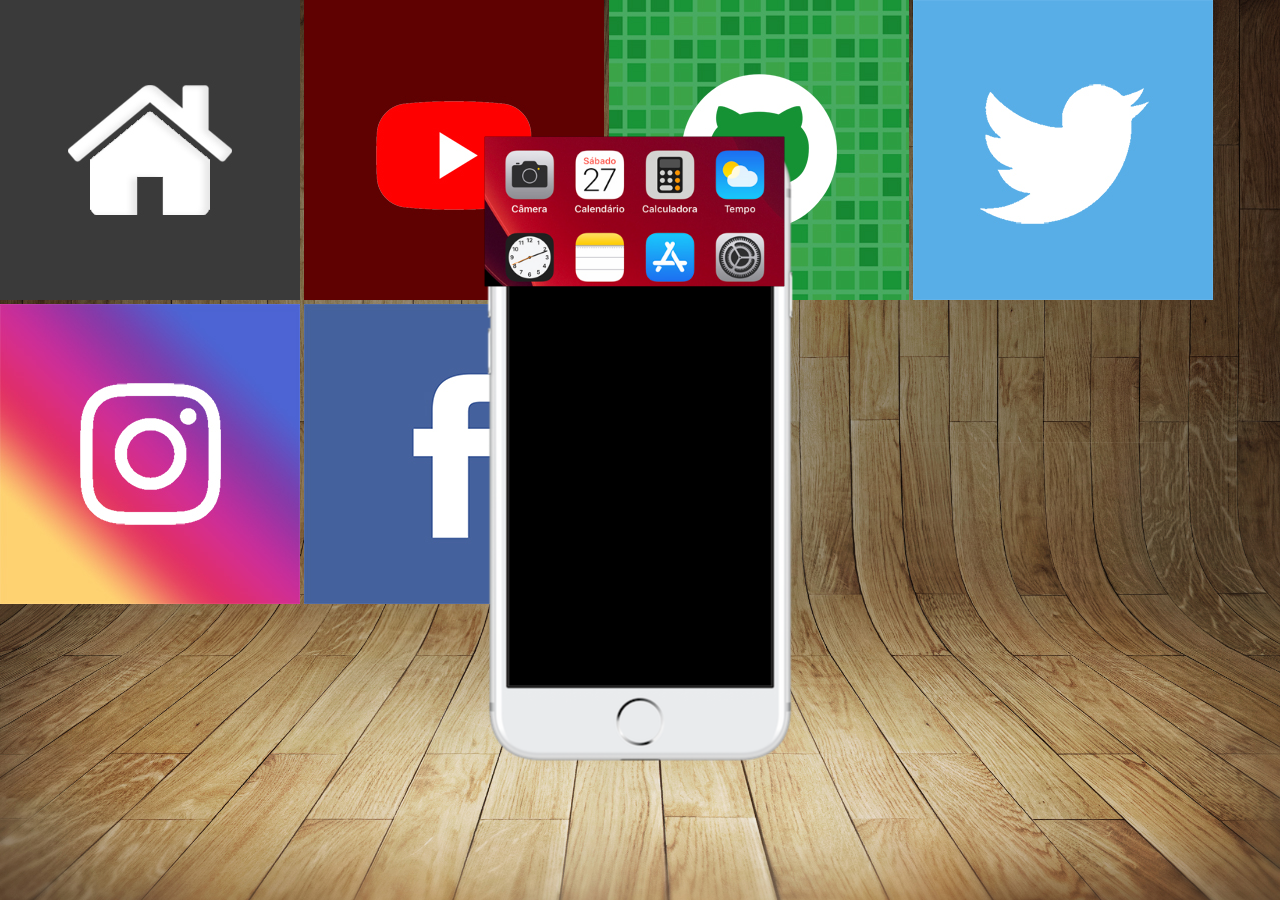
<file: index.html>
<!DOCTYPE html>
<html lang="en">
<head>
    <meta charset="UTF-8">
    <meta name="viewport" content="width=device-width, initial-scale=1.0">
    <link rel="shortcut icon" href="favicon.ico" type="image/x-icon">
    <title>Projeto de redes sociais</title>
    <link rel="stylesheet" href="estilos/style.css">
</head>
<body>
    <main>
        <section id="telefone">
            <iframe src="home.html" frameborder="0" name="tela" id="tela" frameborder="0">
                Seu navegador não é compatível com isso. 
            </iframe>
        </section>
        <section id="redes-sociais">
            <a href="#" target="tela"><img src="imagens/logo-home.jpg" alt=""></a>
            <a href="#" target="tela"><img src="imagens/logo-youtube.jpg" alt=""></a>
            <a href="#" target="tela"><img src="imagens/logo-github.jpg" alt=""></a>
            <a href="#" target="tela"><img src="imagens/logo-twitter.jpg" alt=""></a>
            <a href="#" target="tela"><img src="imagens/logo-instagram.jpg" alt=""></a>
            <a href="#" target="tela"><img src="imagens/logo-facebook.jpg" alt=""></a>
        </section>
    </main>
</body>
</html>
</file>
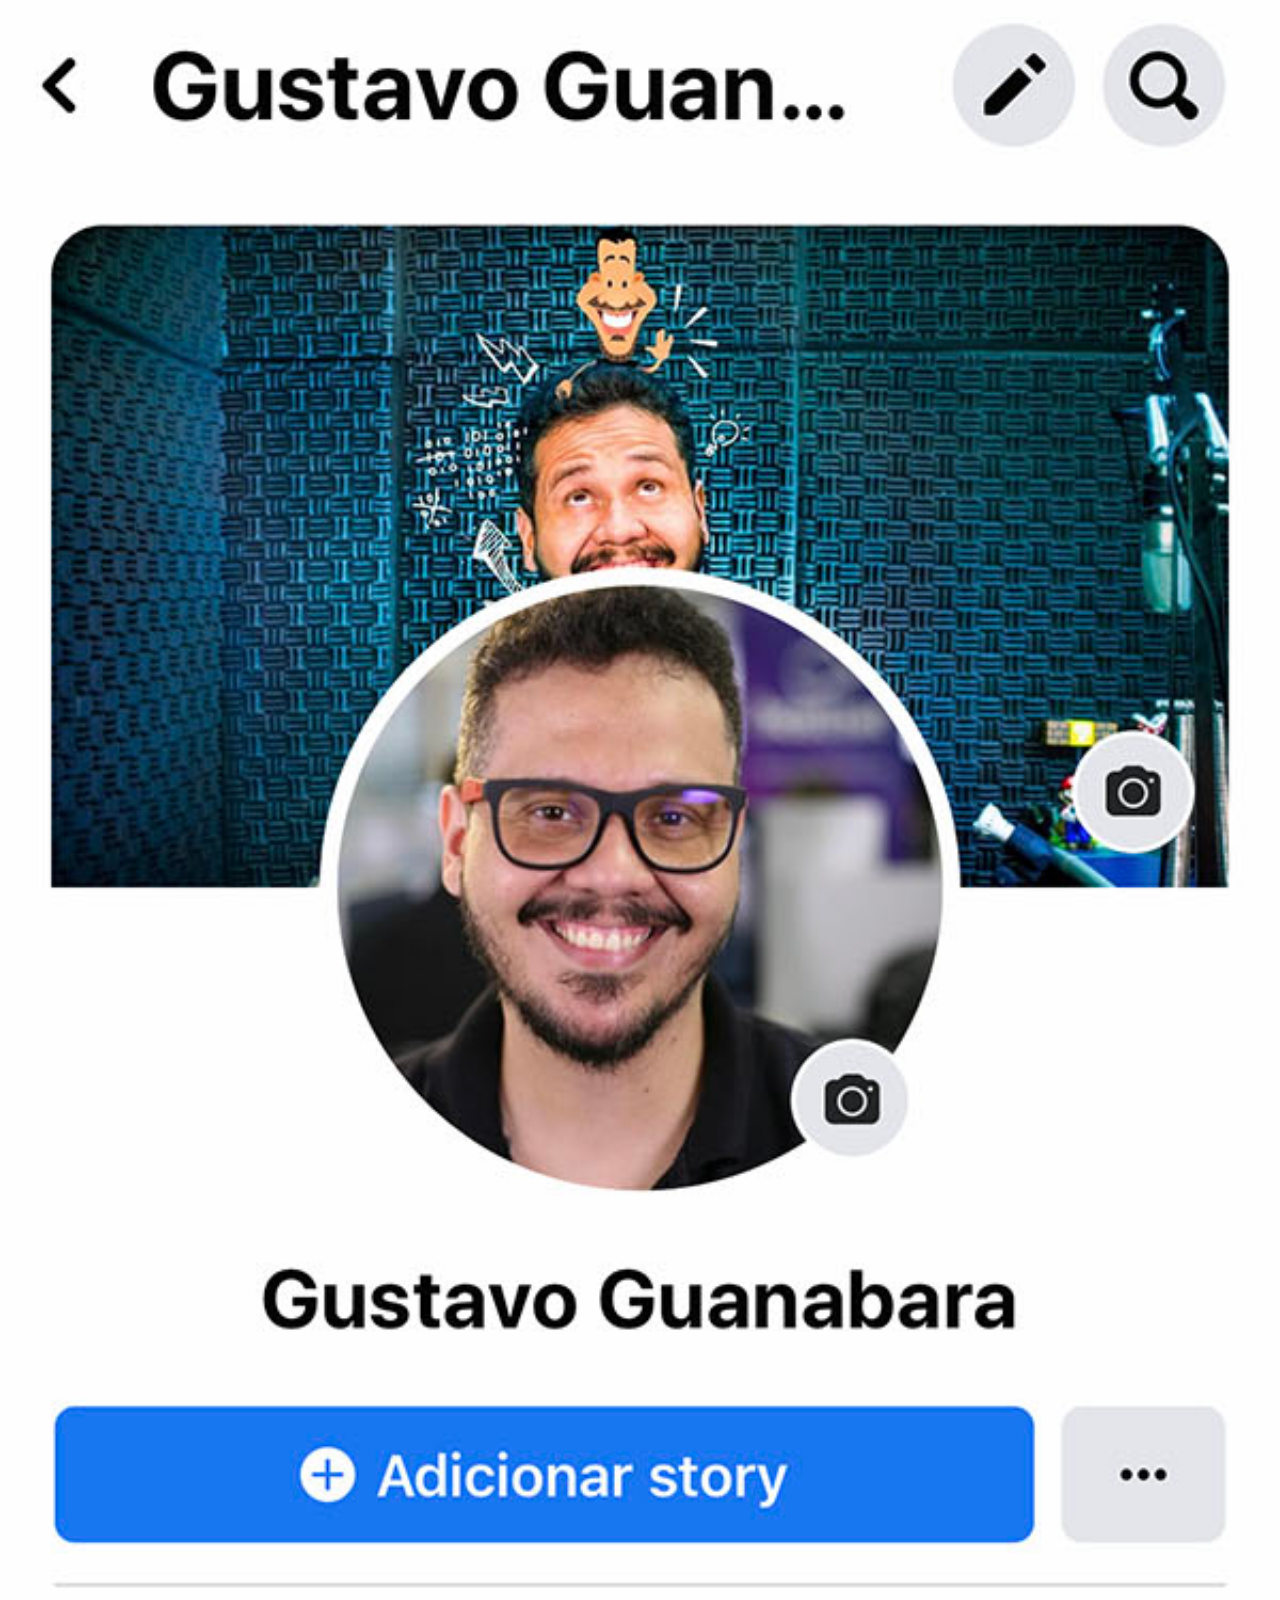
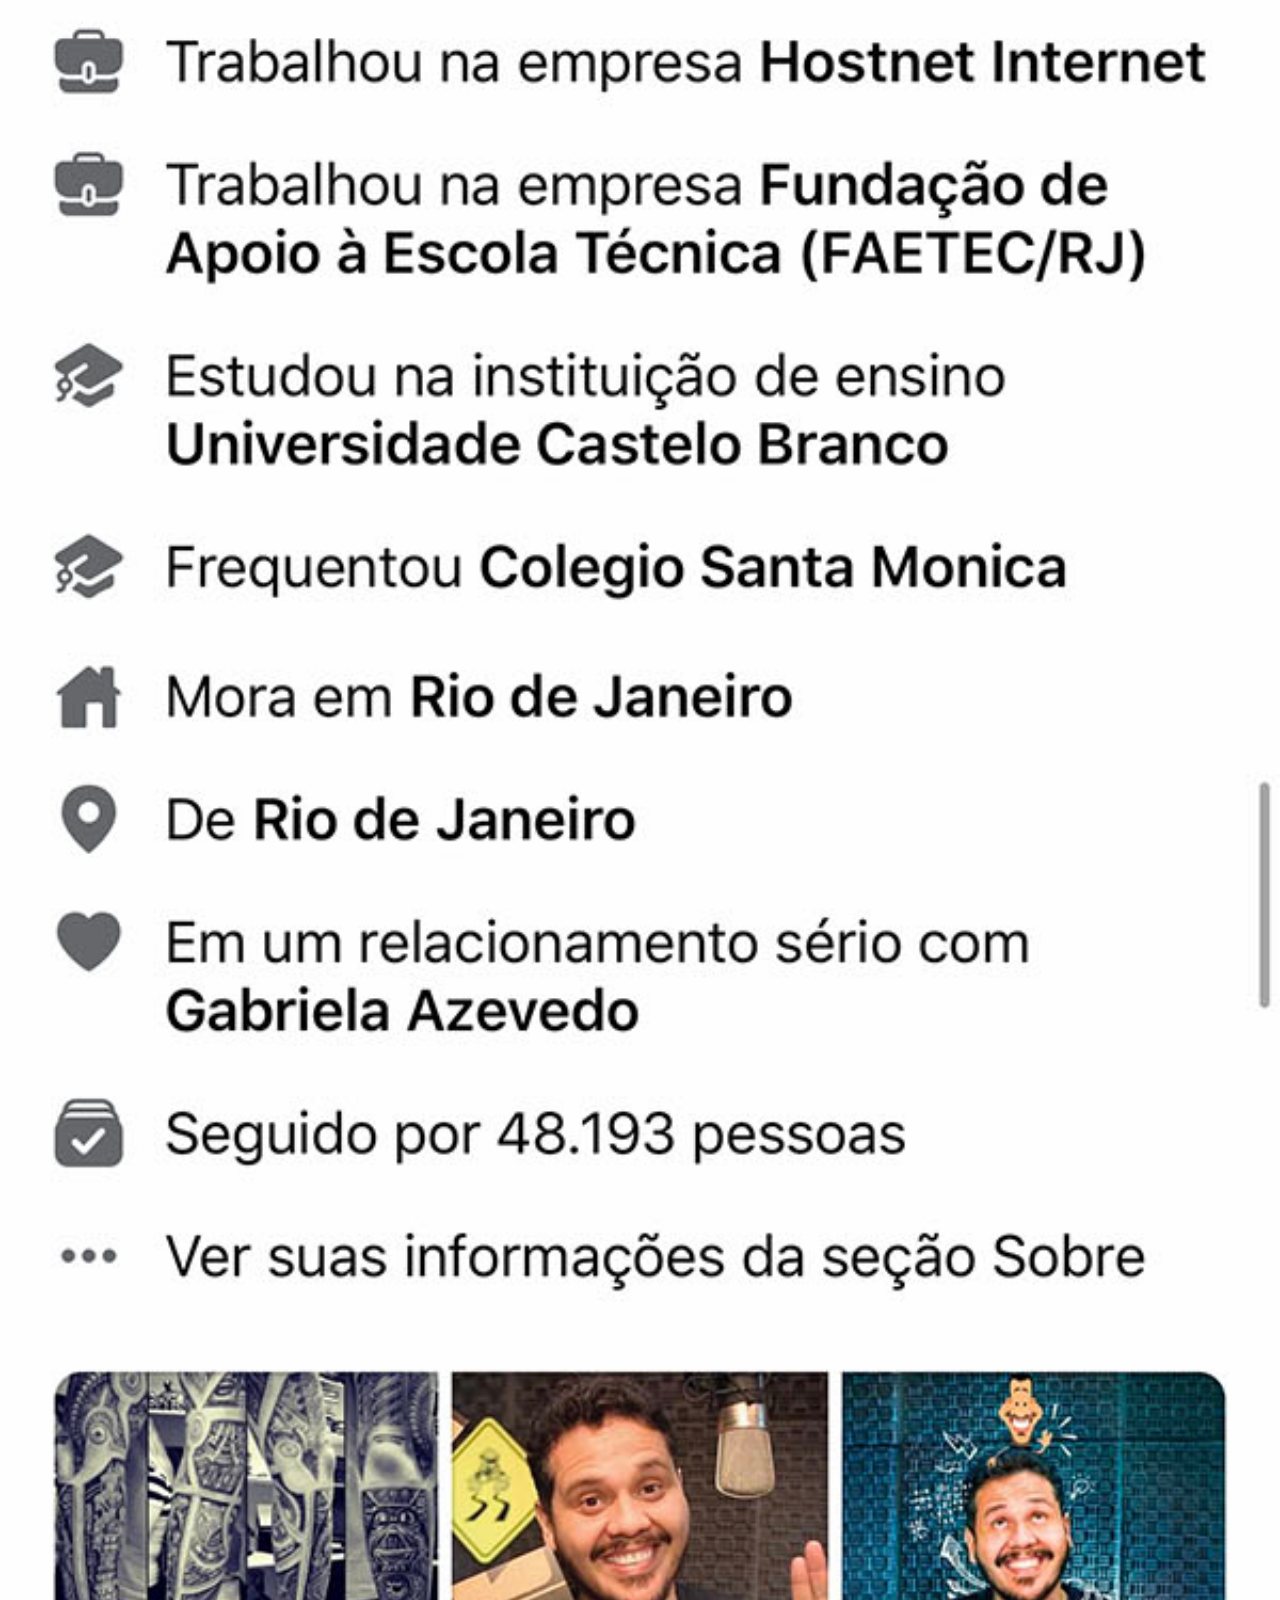
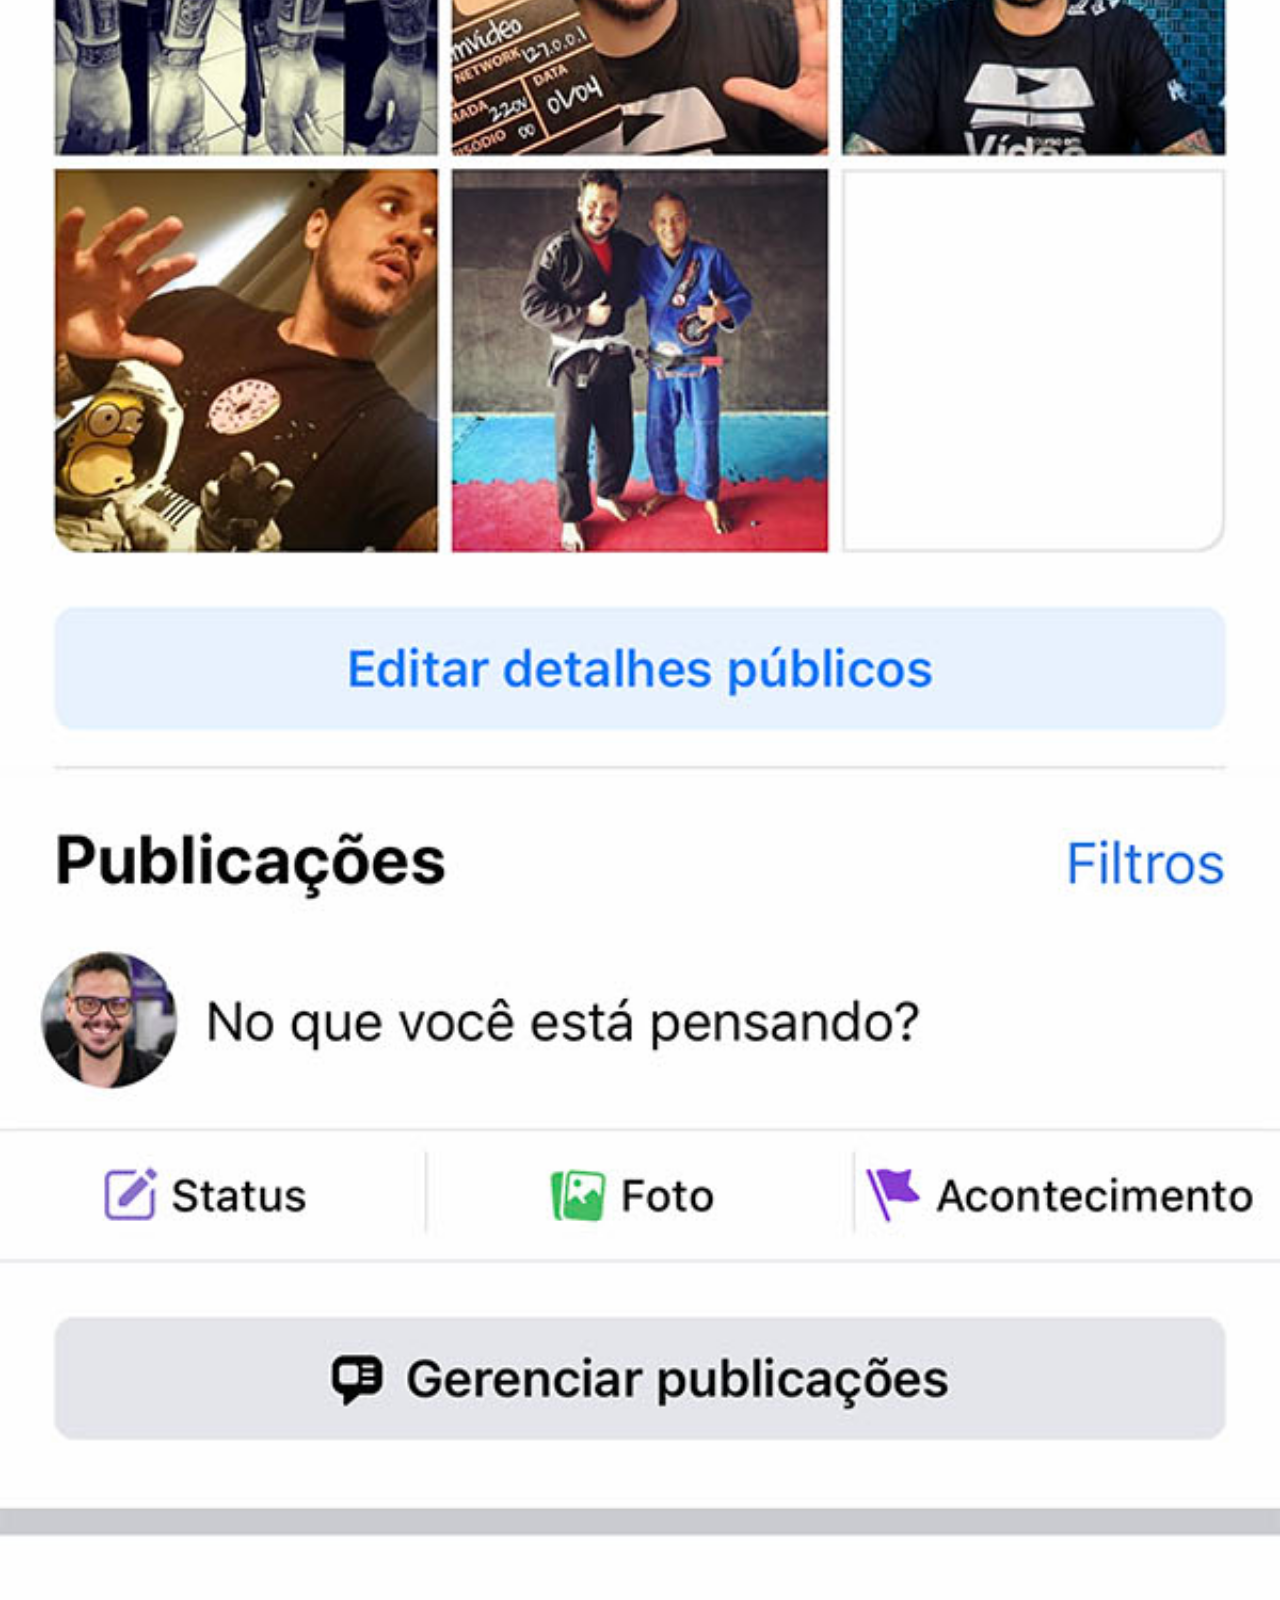
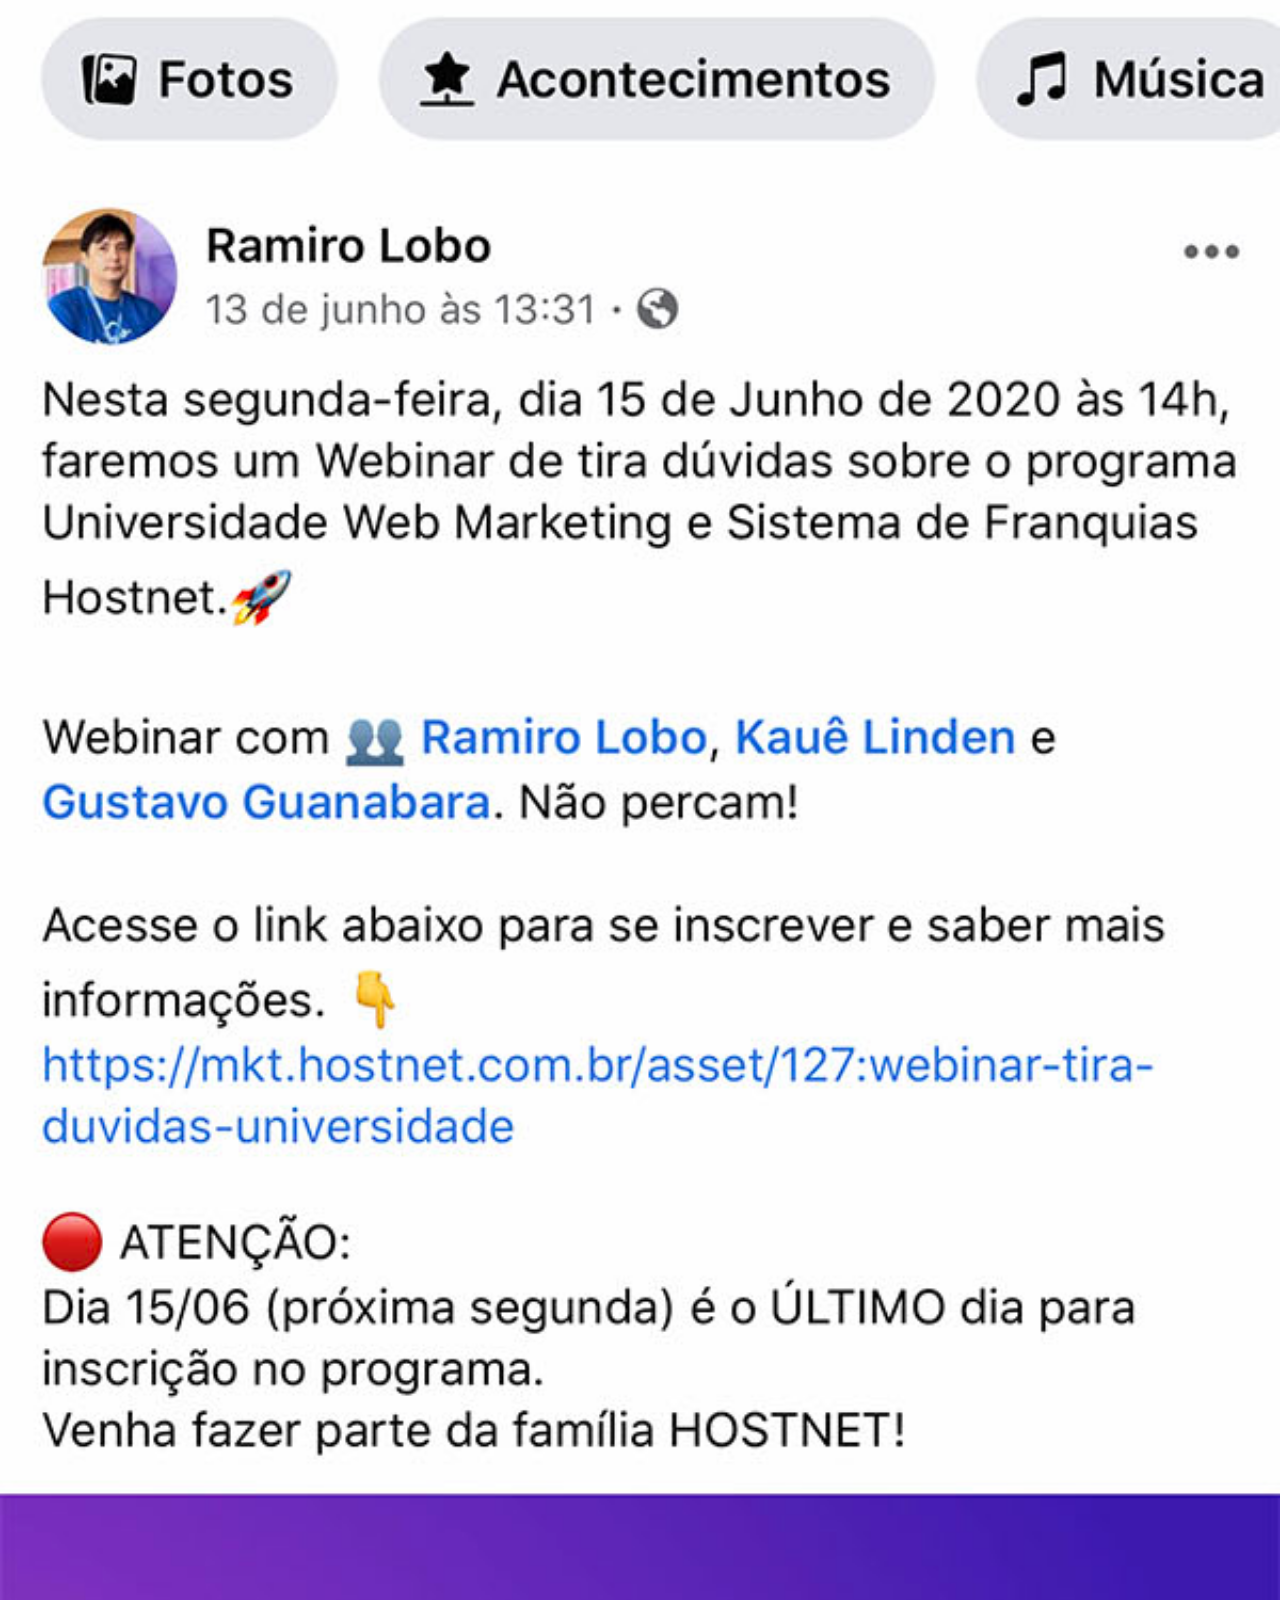
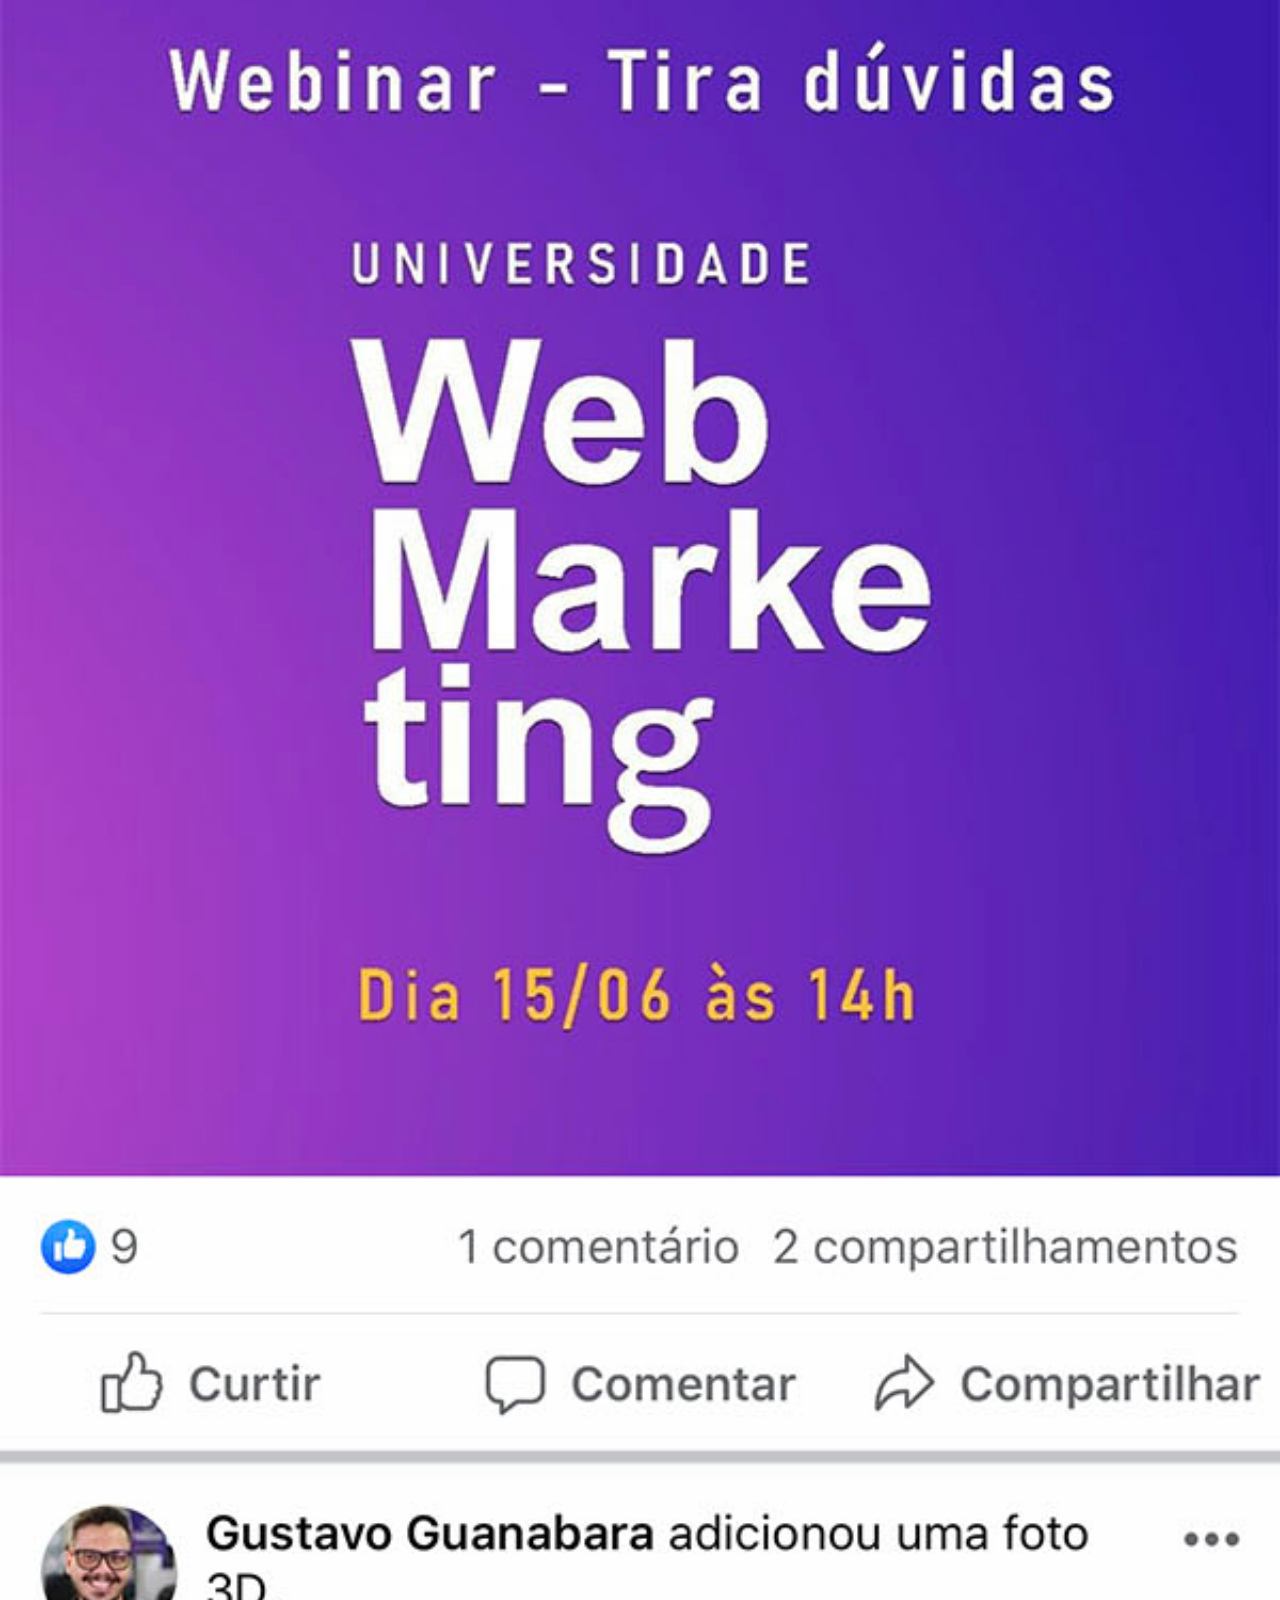
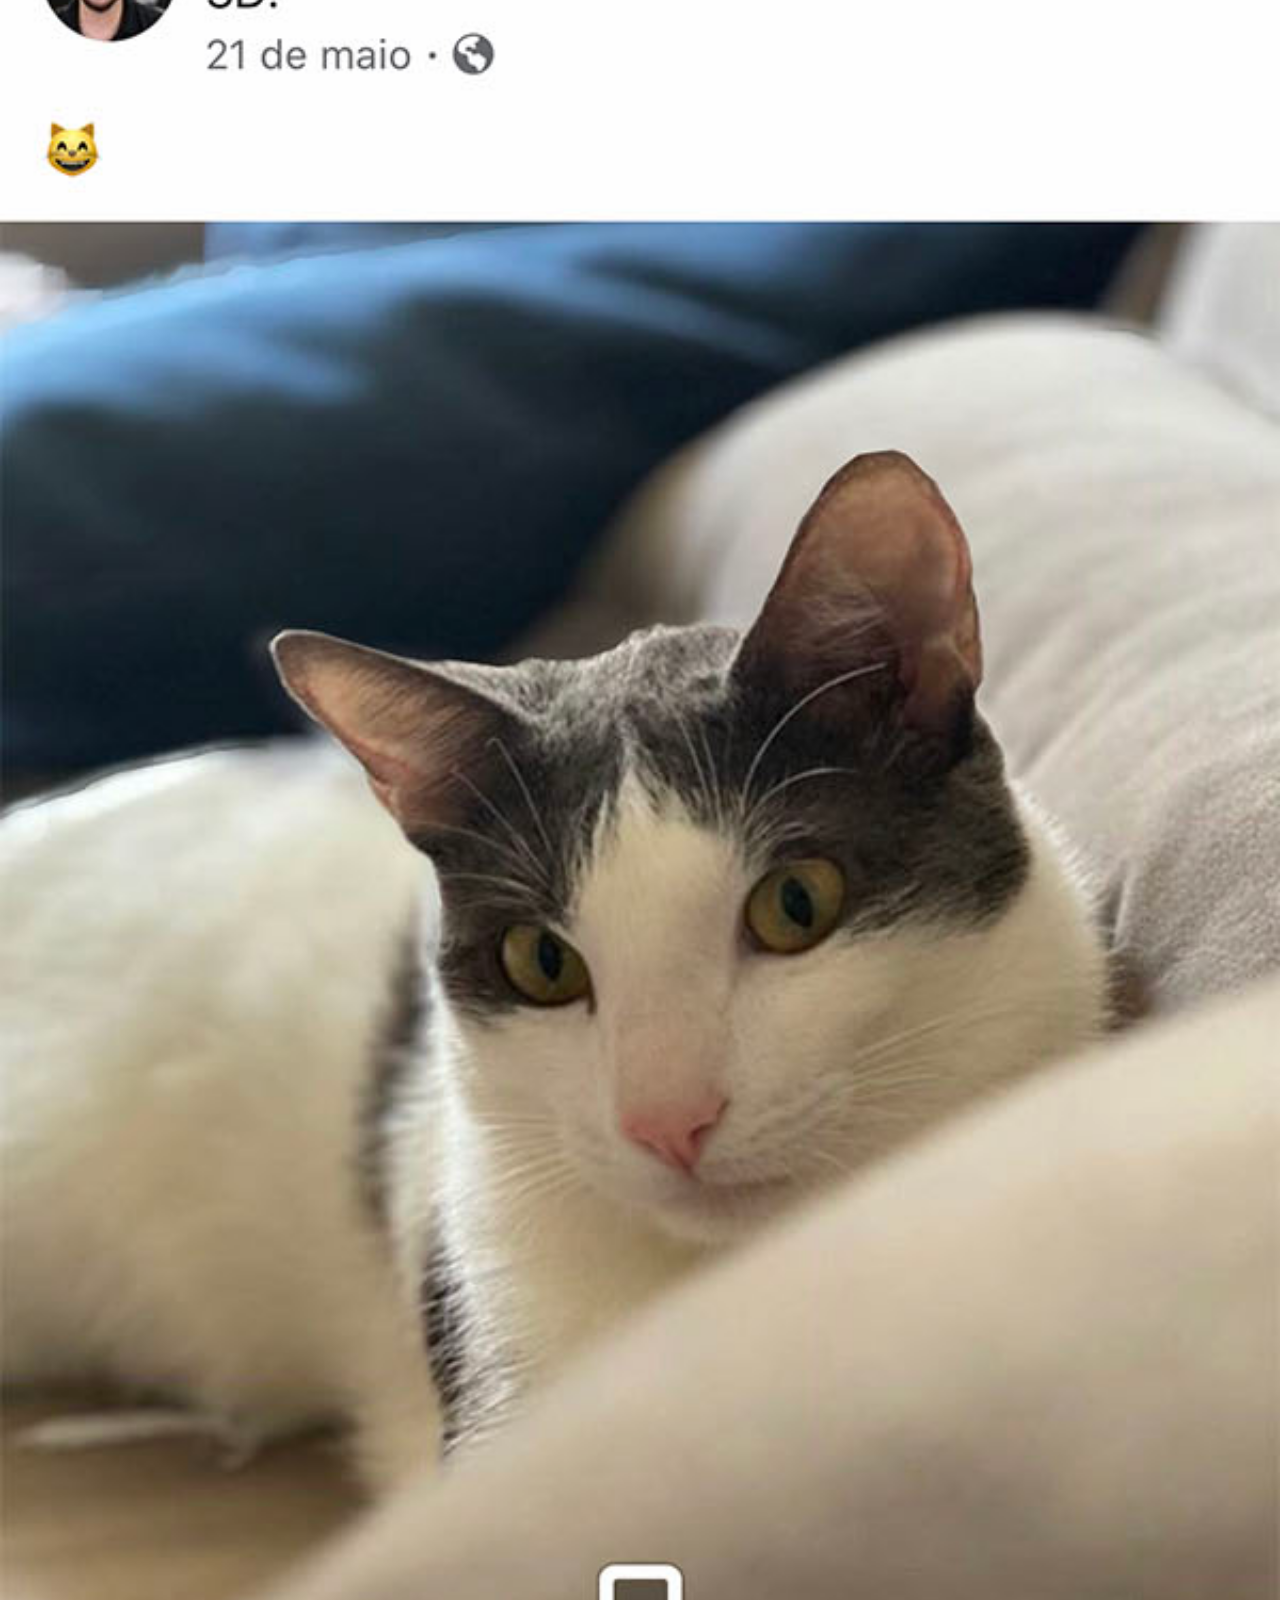
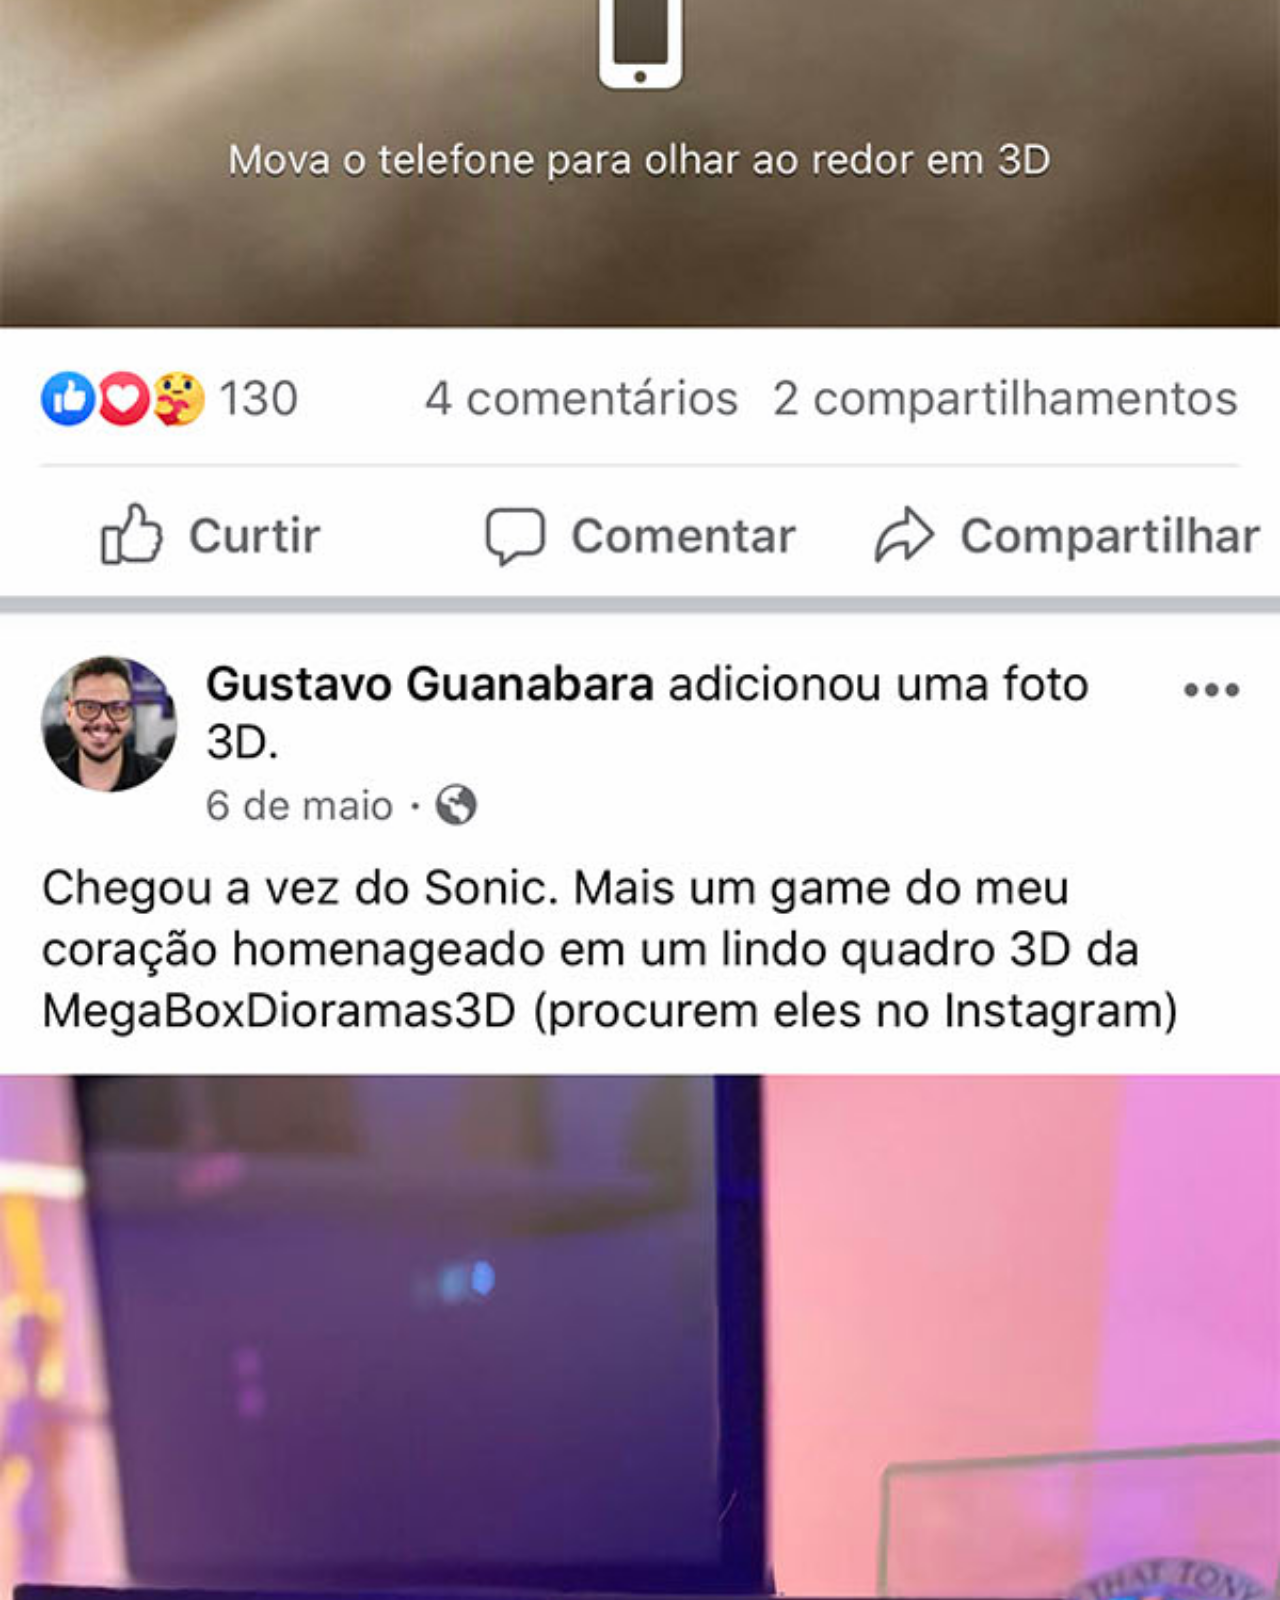
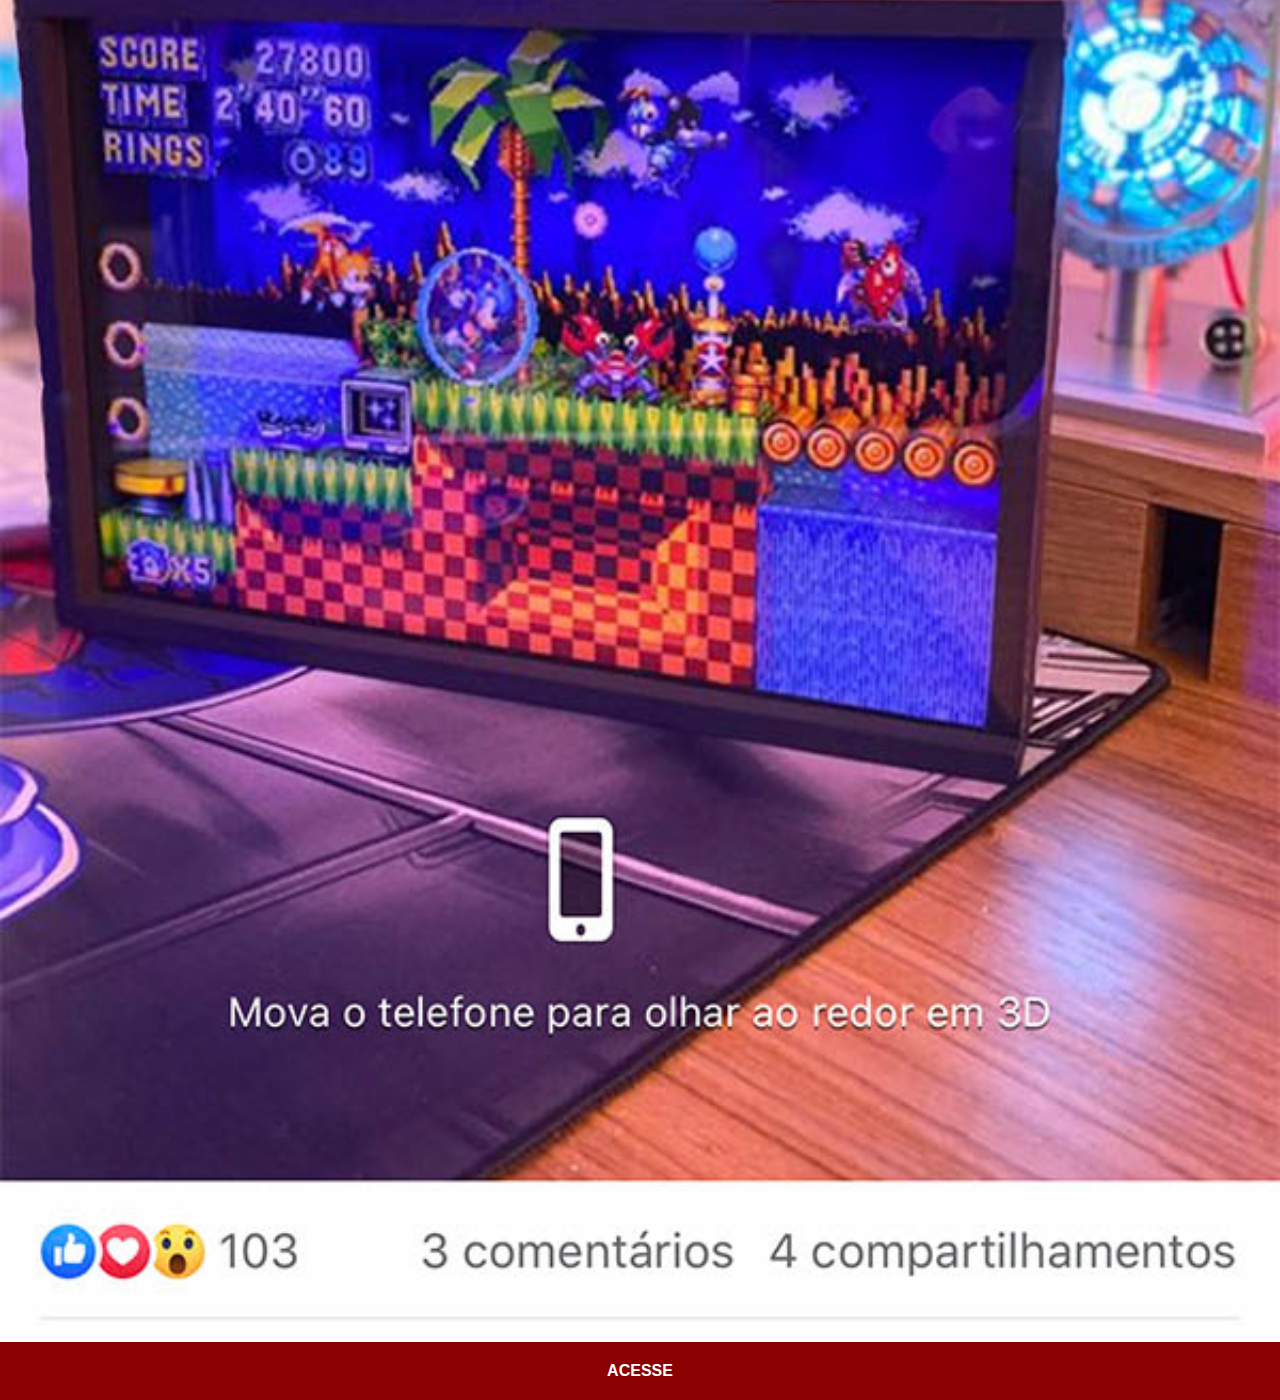
<file: facebook.html>
<!DOCTYPE html>
<html lang="pt-br">
<head>
    <meta charset="UTF-8">
    <meta name="viewport" content="width=device-width, initial-scale=1.0">
    <title>Facebook</title>
    <link rel="stylesheet" href="estilos/social.css">
</head>
<body>
    <img src="imagens/tela-facebook.jpg" alt="Facebook">
    <a href="https://www.facebook.com/CursosEmVideo/?locale=pt_BR" target="_blank">ACESSE</a>
</body>
</html>
</file>
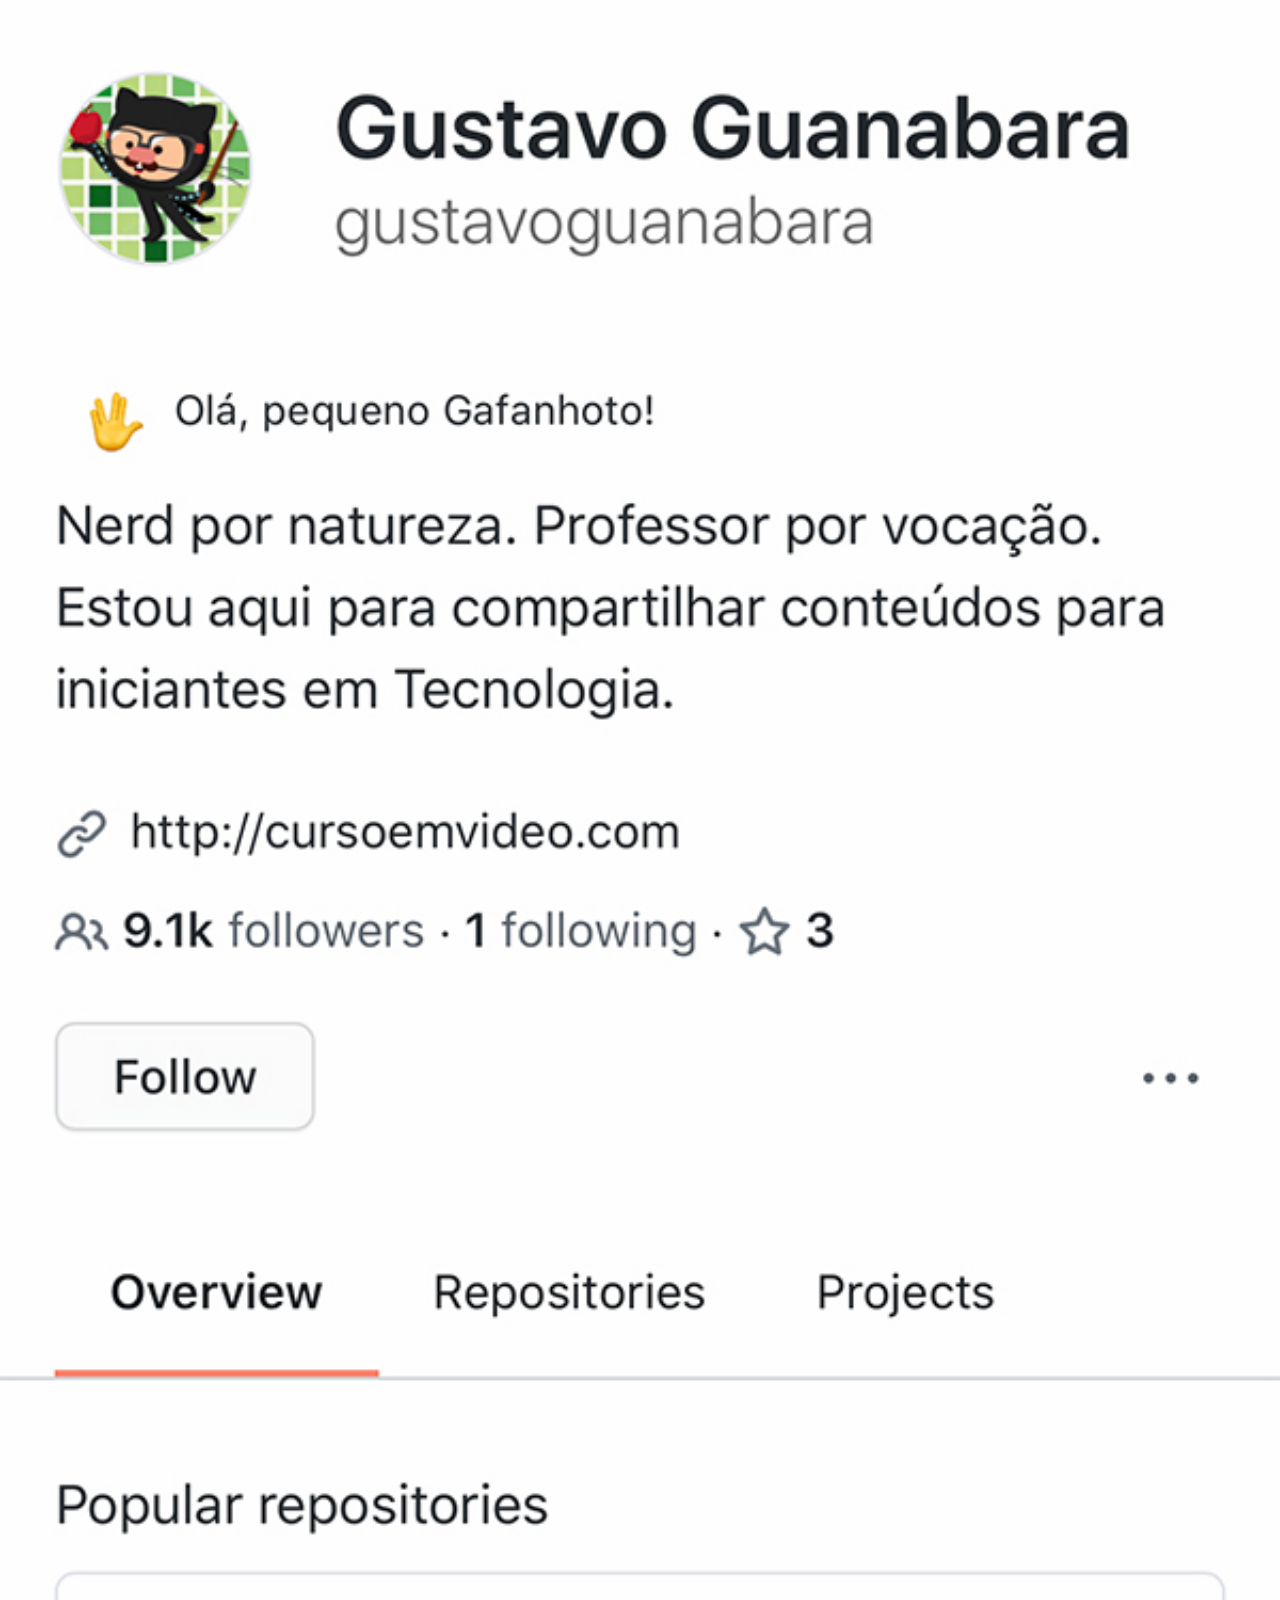
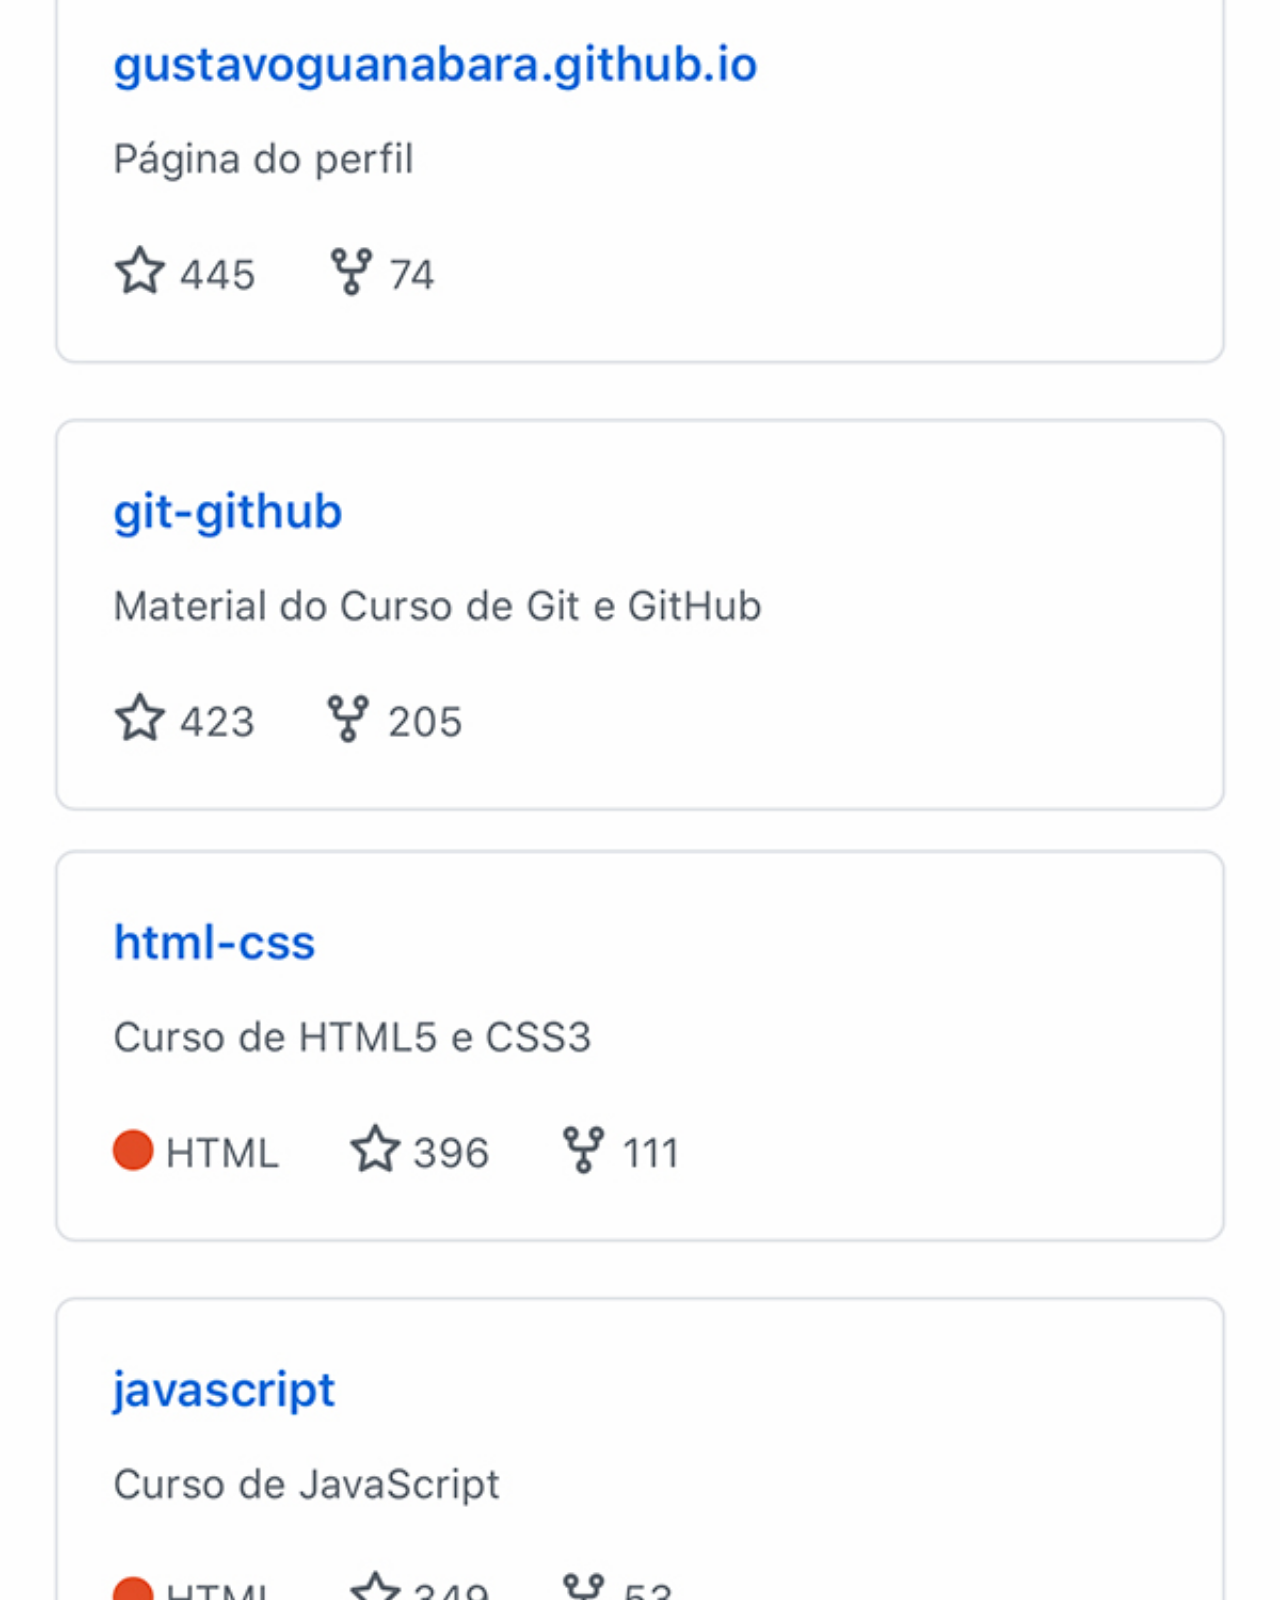
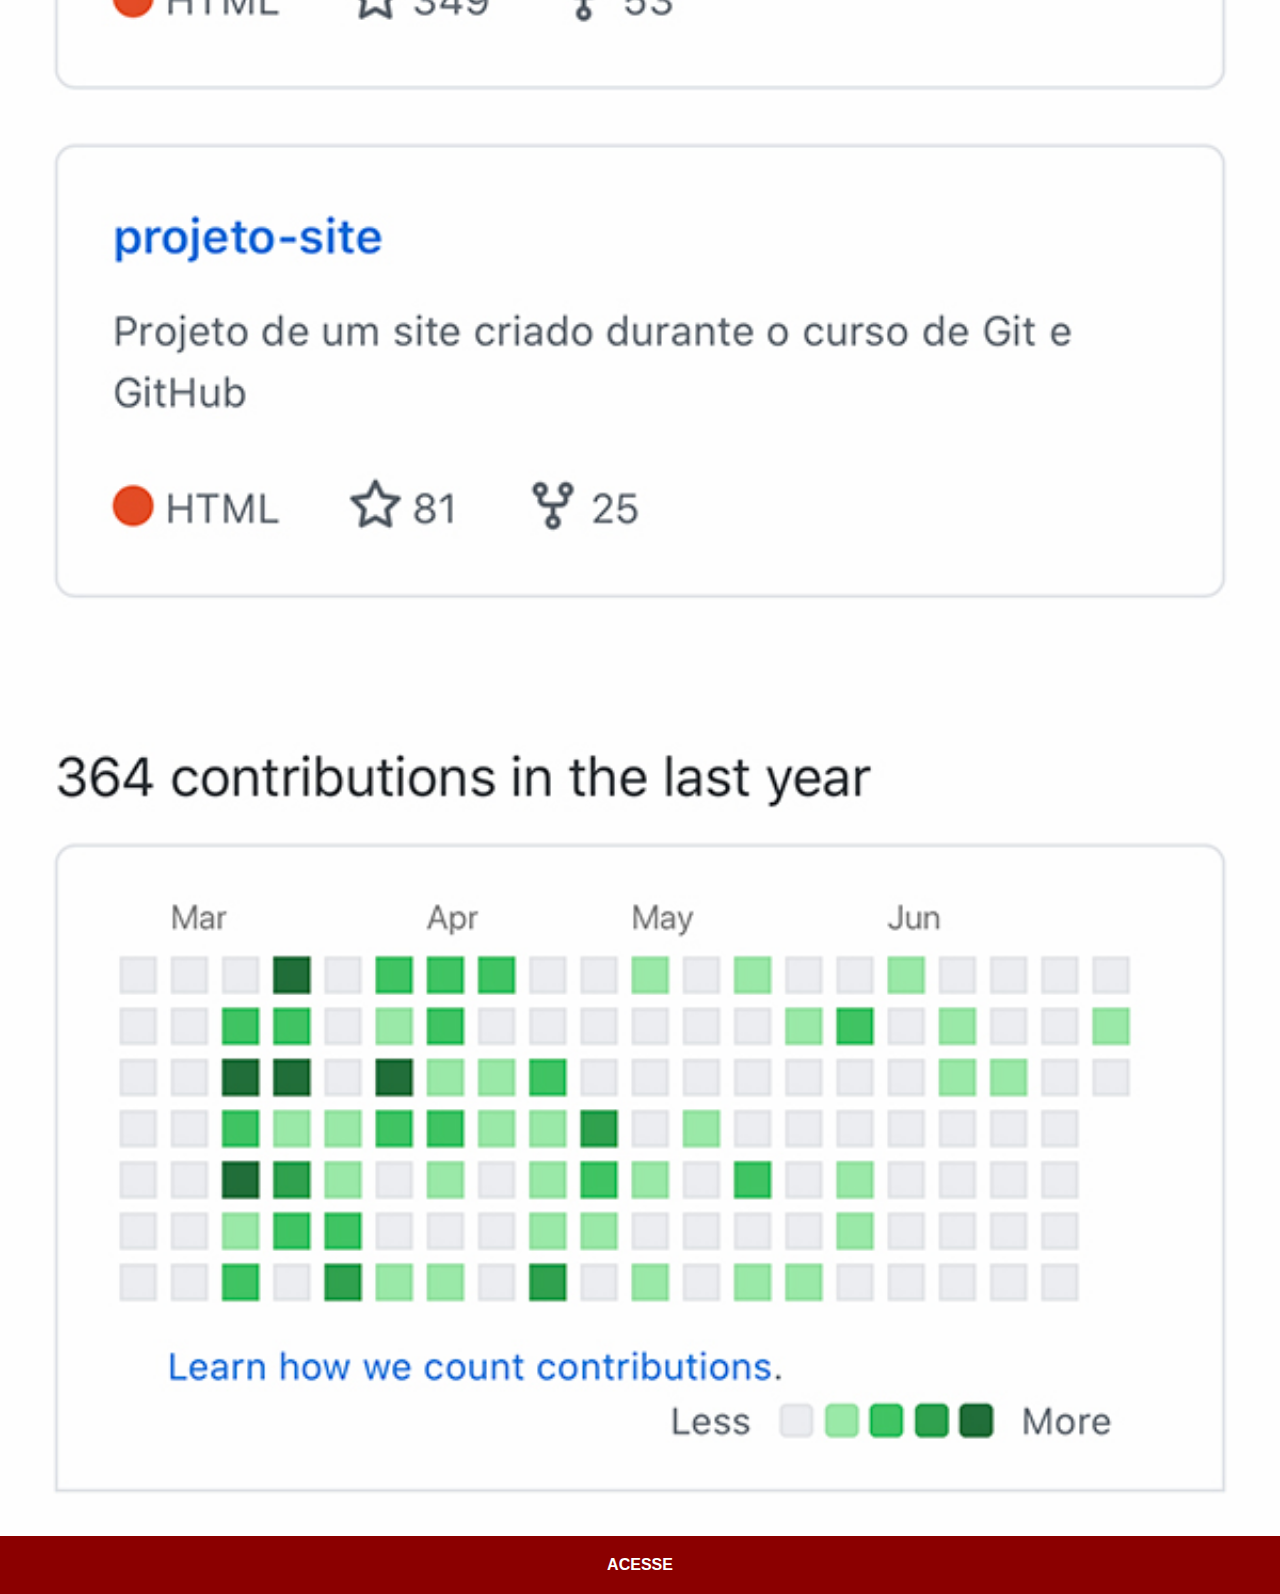
<file: github.html>
<!DOCTYPE html>
<html lang="pt-br">
<head>
    <meta charset="UTF-8">
    <meta name="viewport" content="width=device-width, initial-scale=1.0">
    <title>Youtube</title>
    <link rel="stylesheet" href="estilos/social.css">
</head>
<body>
    <img src="imagens/tela-github.jpg" alt="github">
    <a href="https://github.com/gustavoguanabara" target="_blank">ACESSE</a>
</body>
</html>
</file>
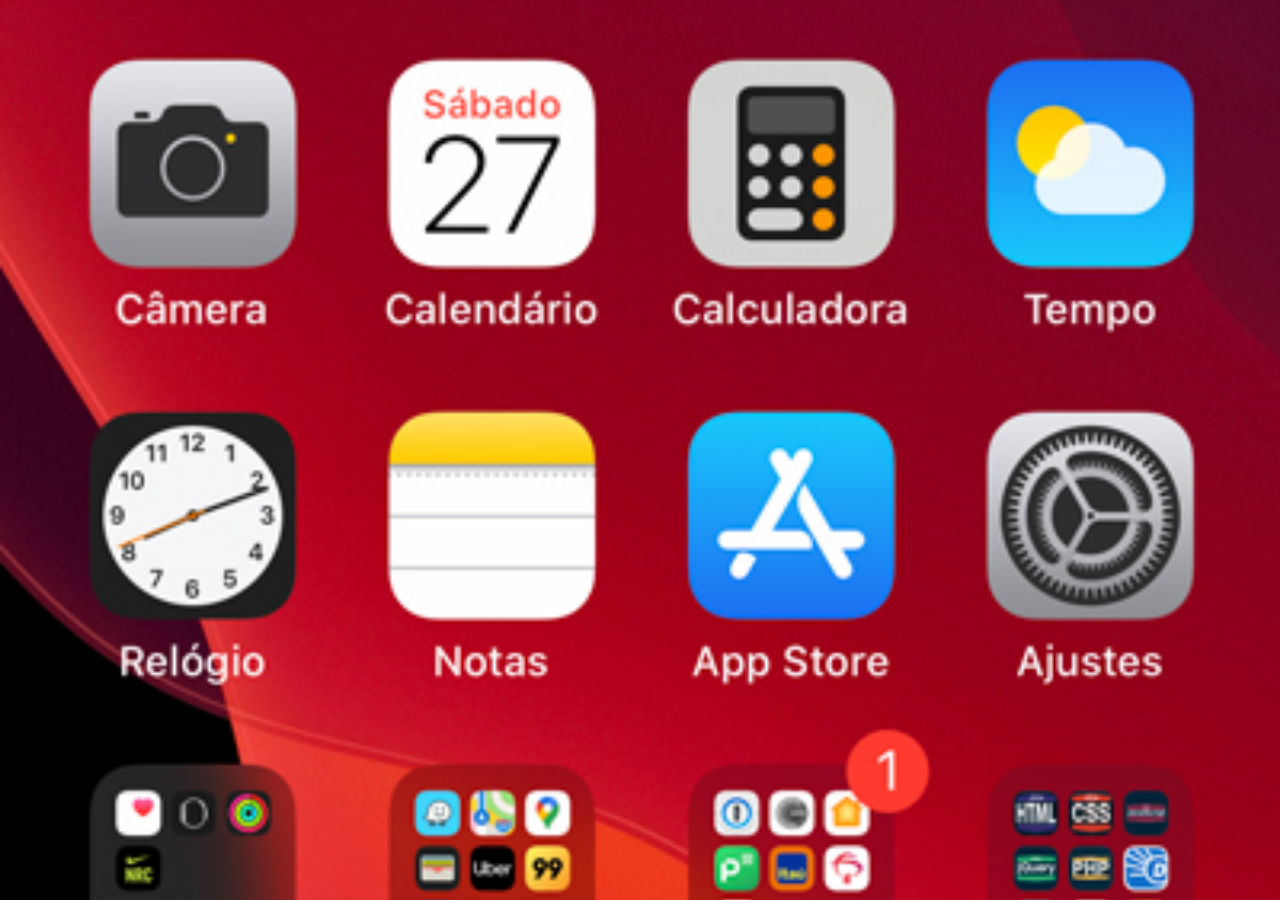
<file: home.html>
<!DOCTYPE html>
<html lang="pt-br">
<head>
    <meta charset="UTF-8">
    <meta name="viewport" content="width=device-width, initial-scale=1.0">
    <title>Home</title>
</head>

<style>
    *{
        margin: 0;
        padding: 0;
    }

    body{
        height: 100vh;
        width: 100vw;
        background: black url('imagens/tela-home.jpg') no-repeat top center;
        background-size: cover;
    }
</style>

<body>
    
</body>
</html>
</file>
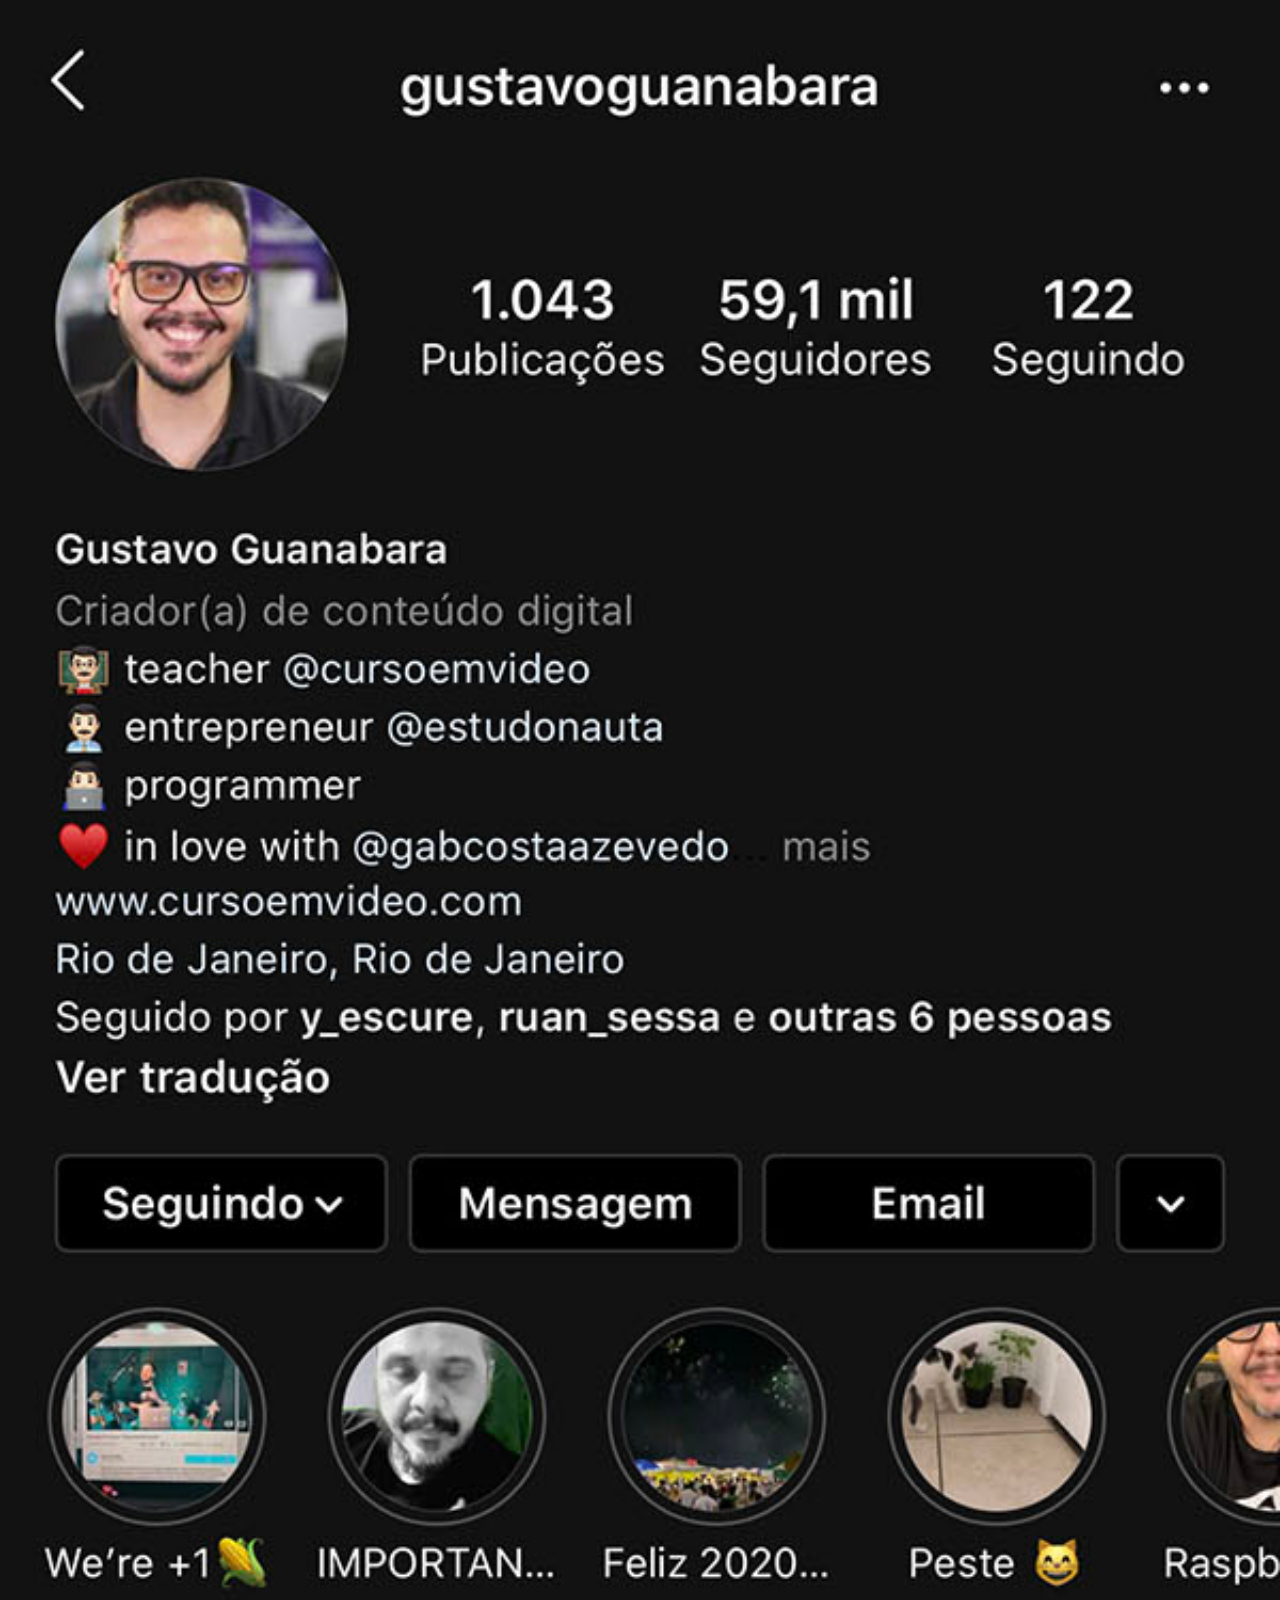
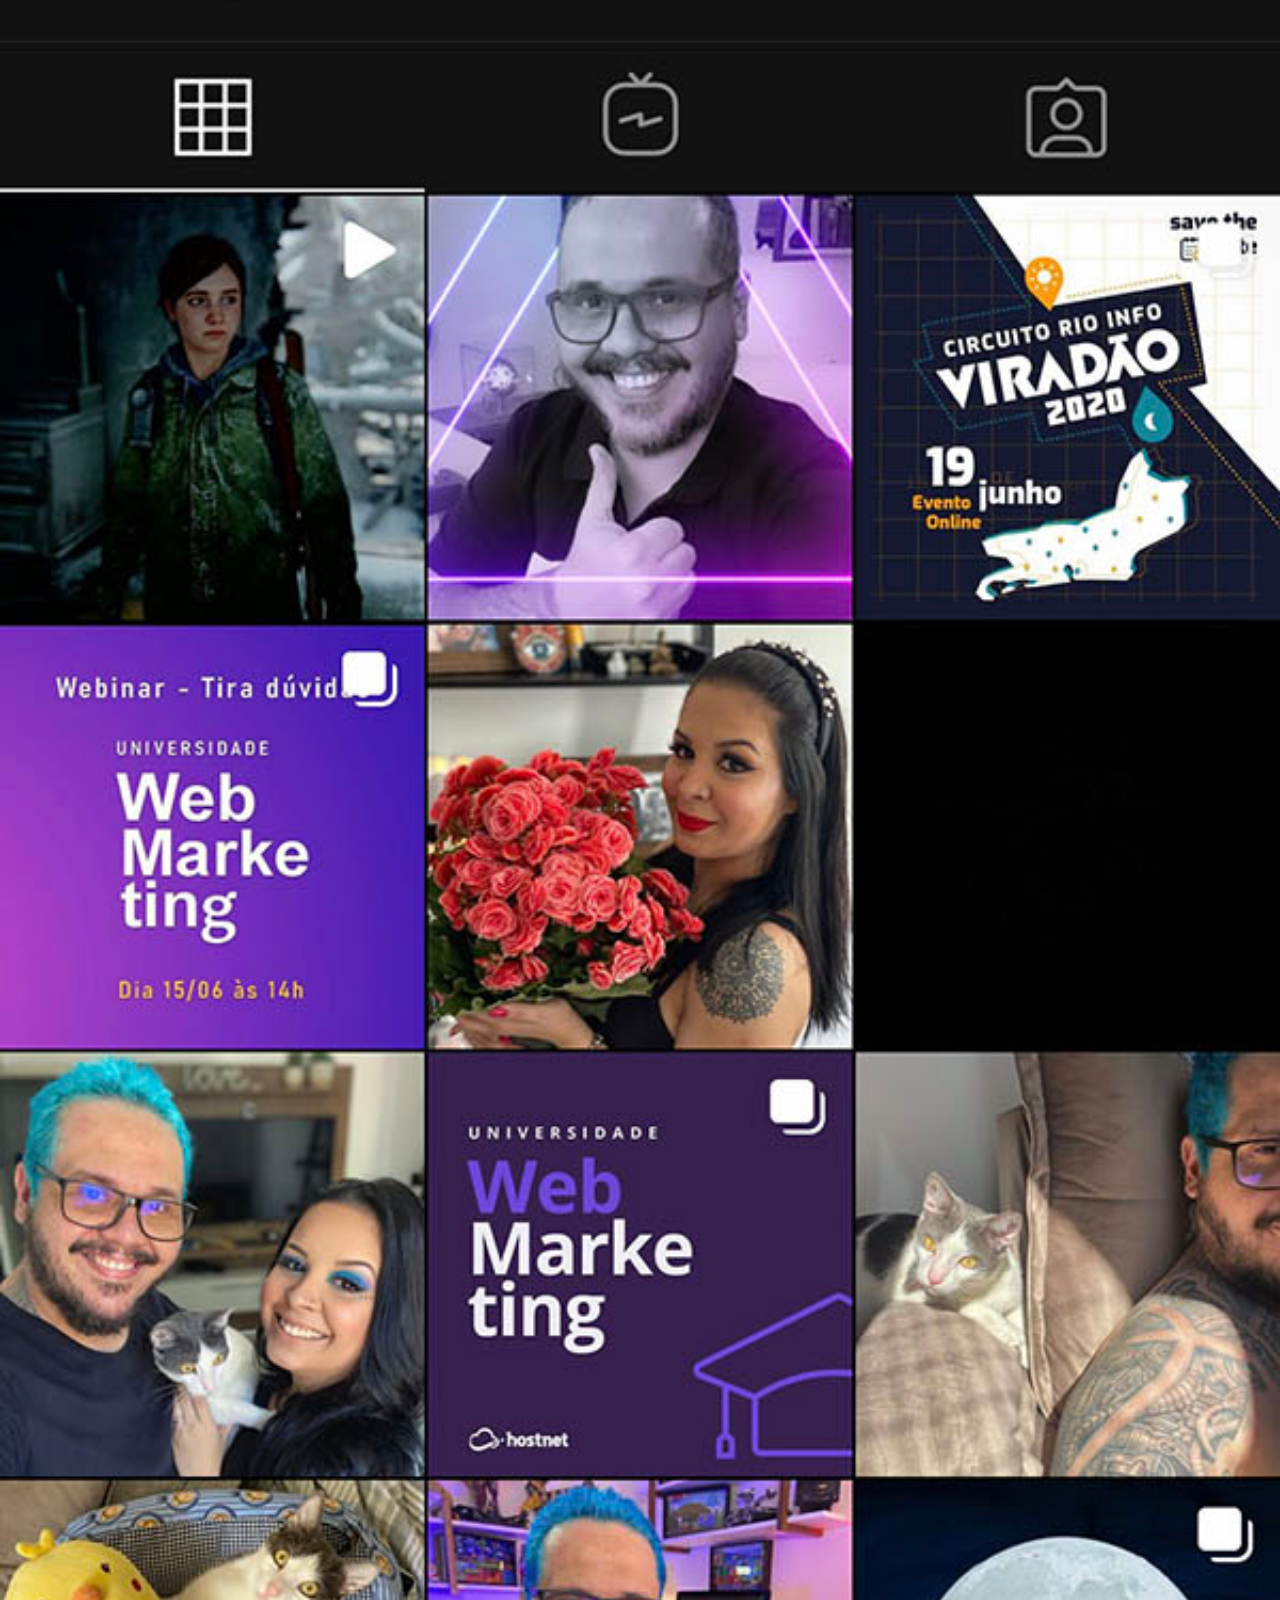
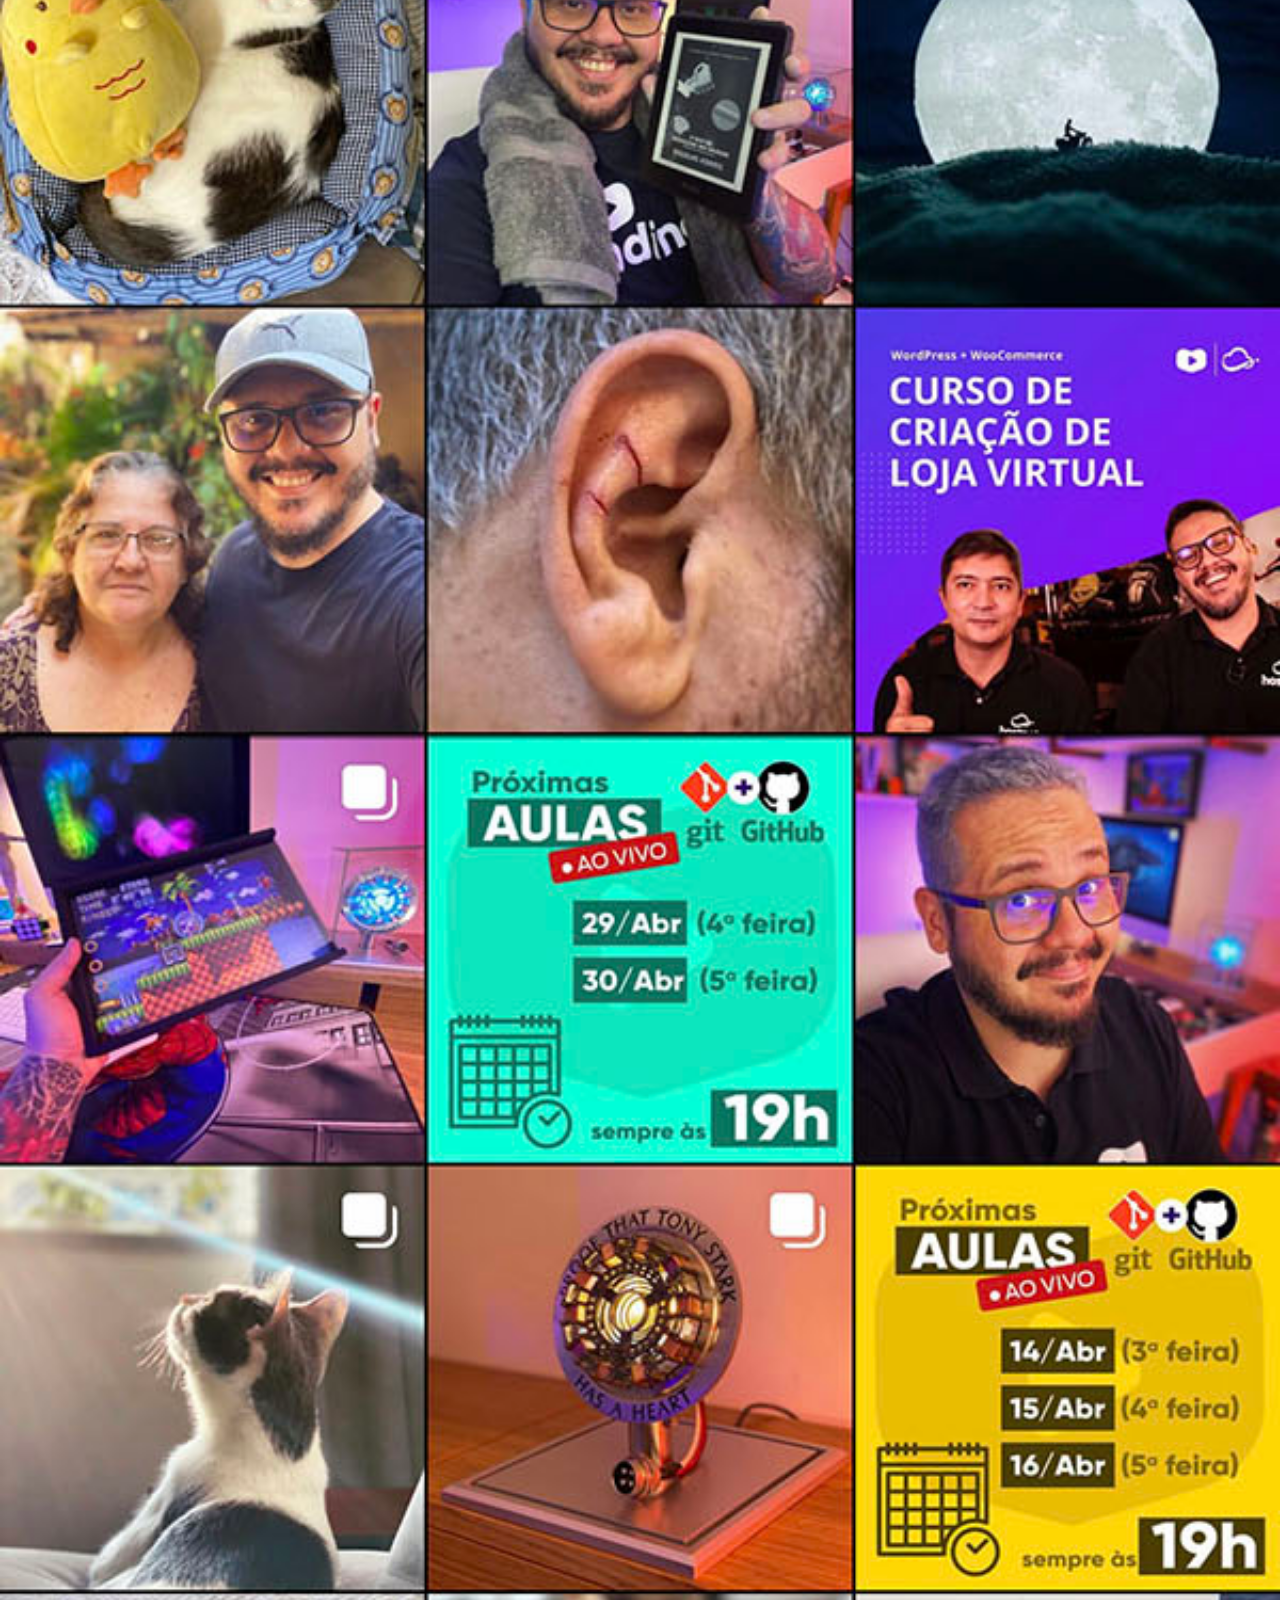
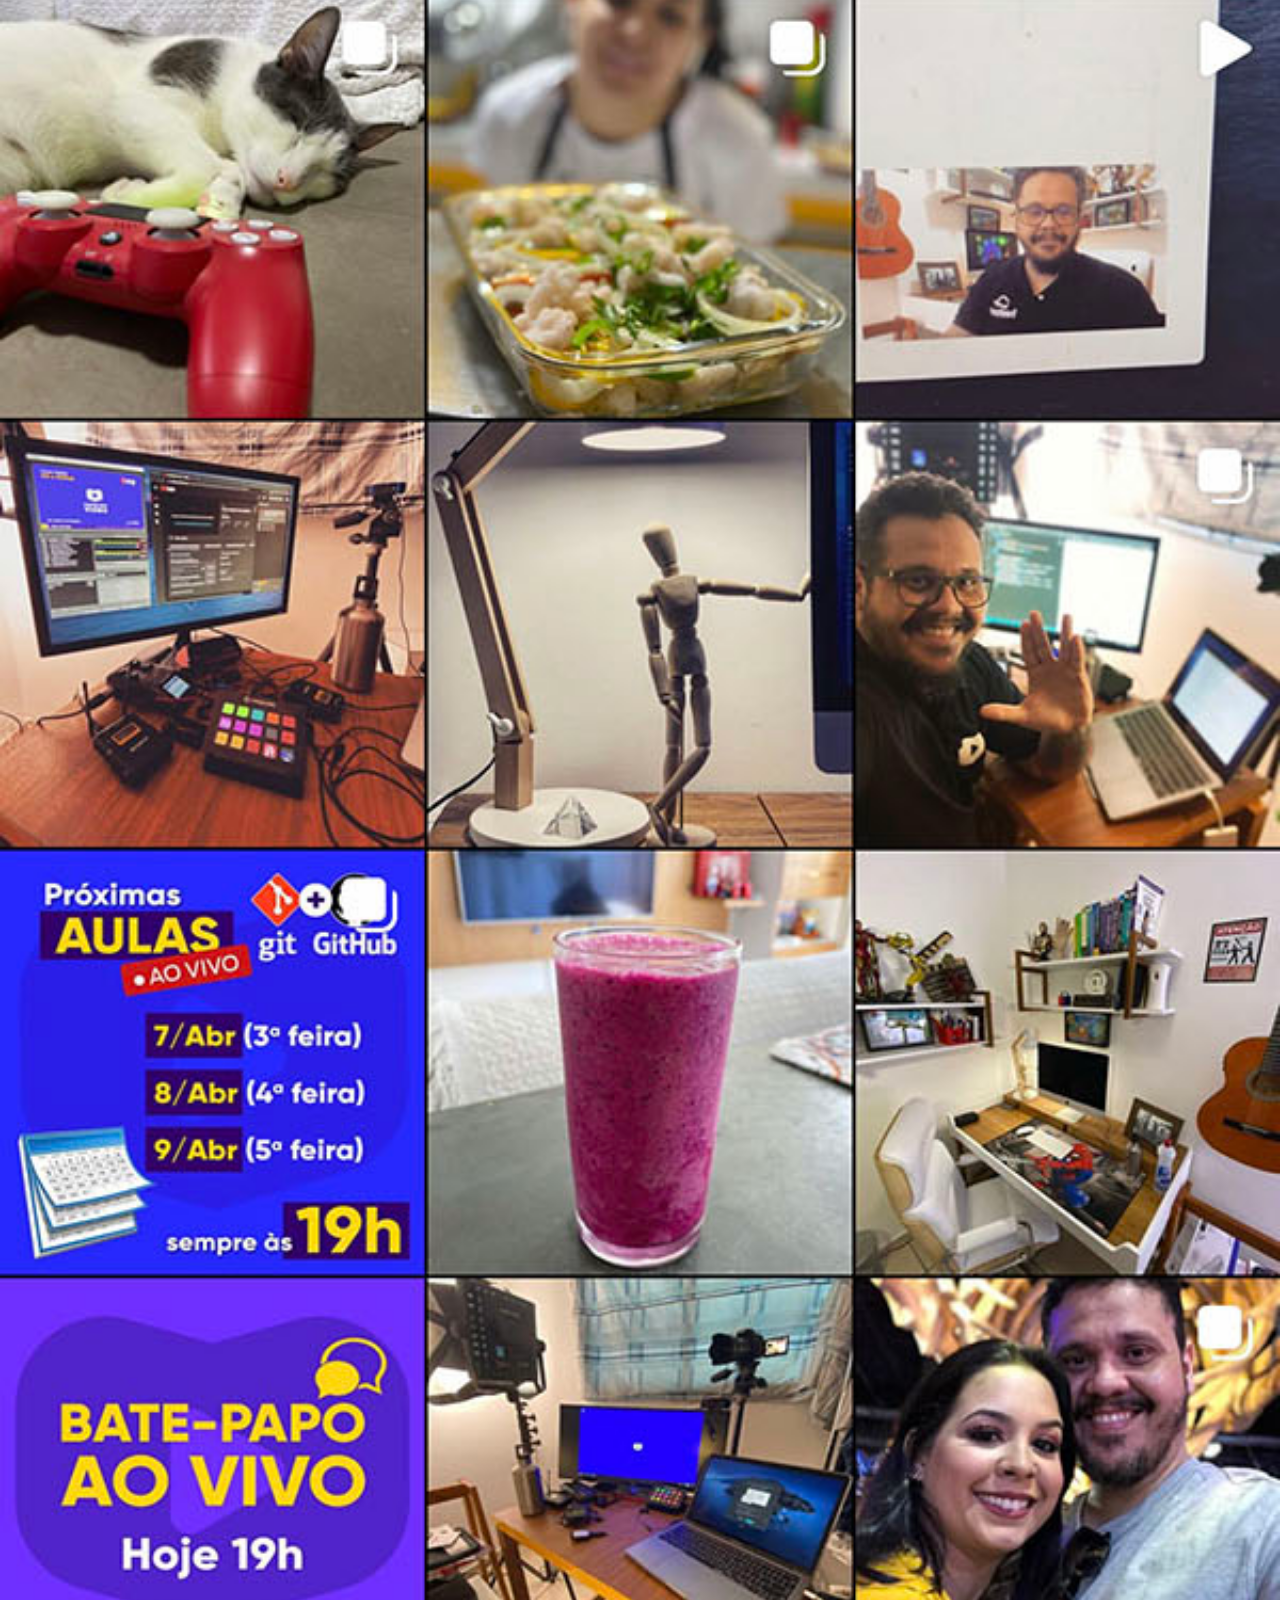
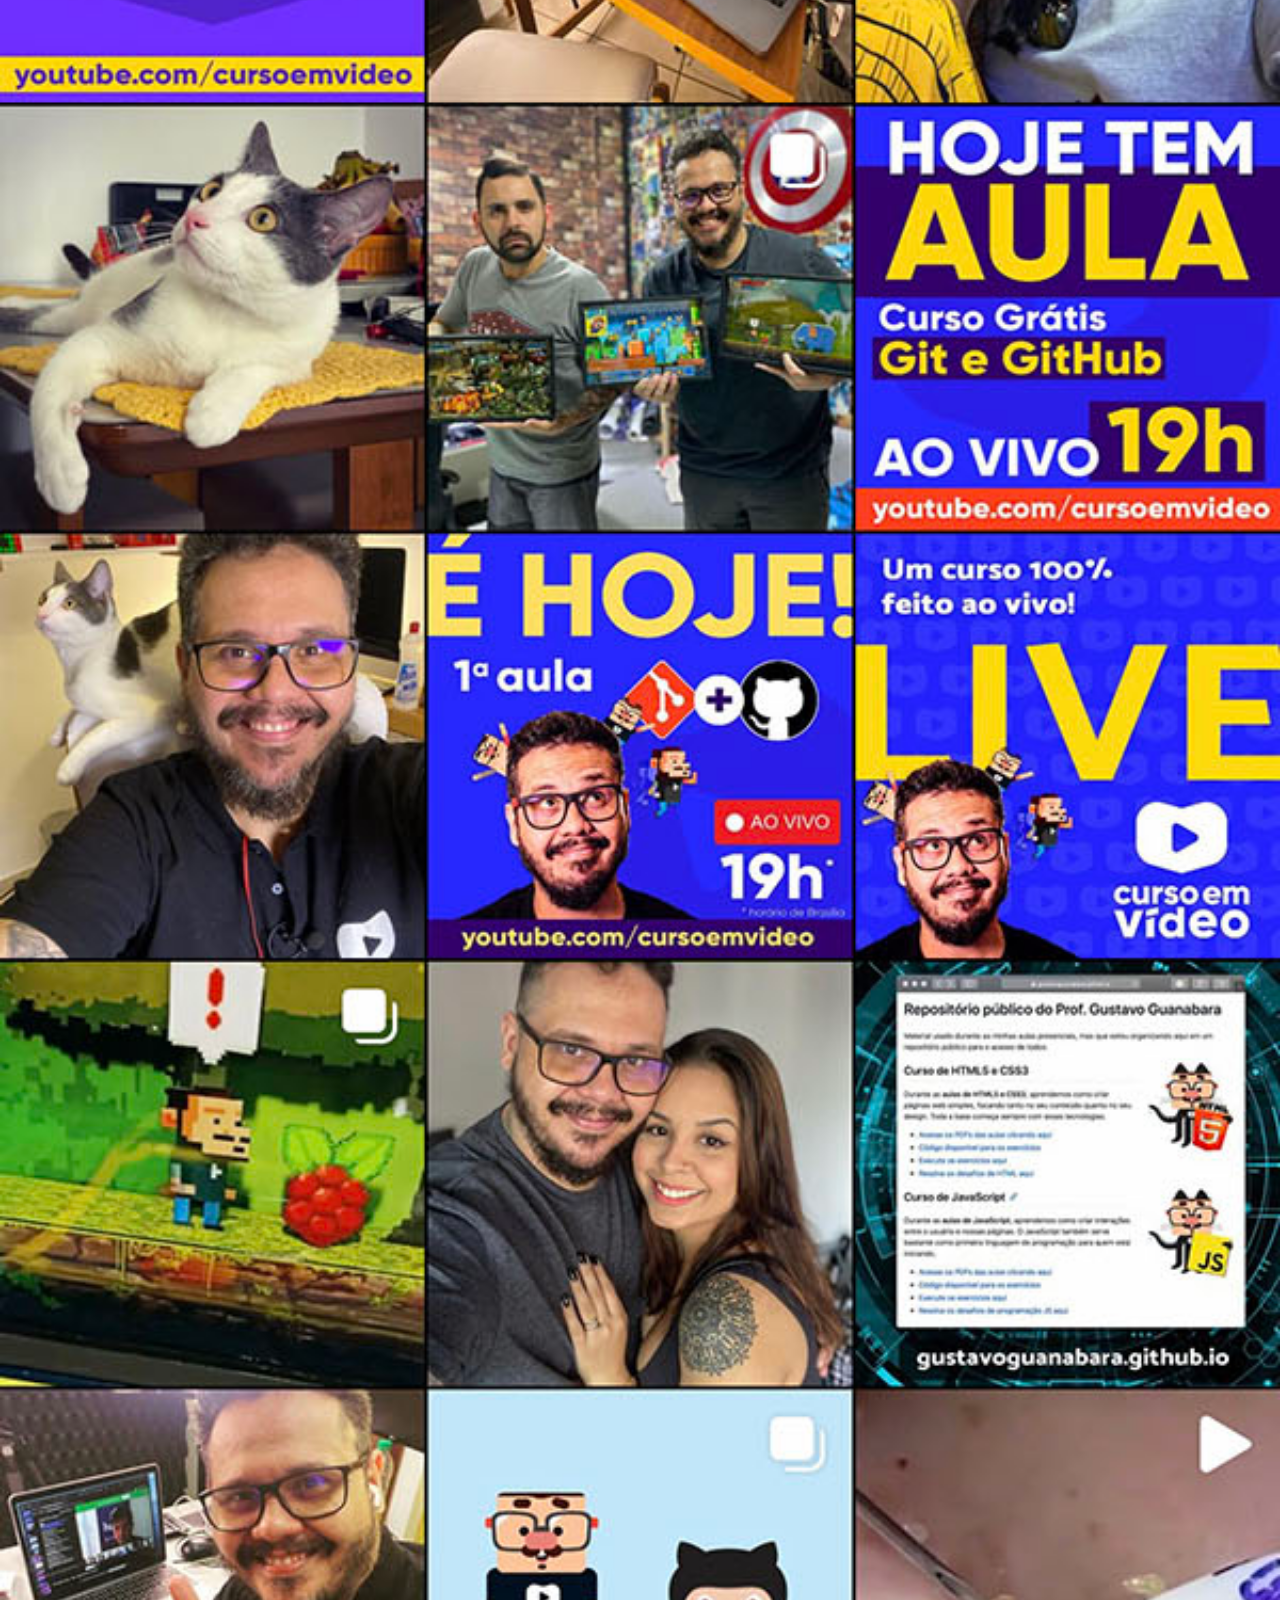
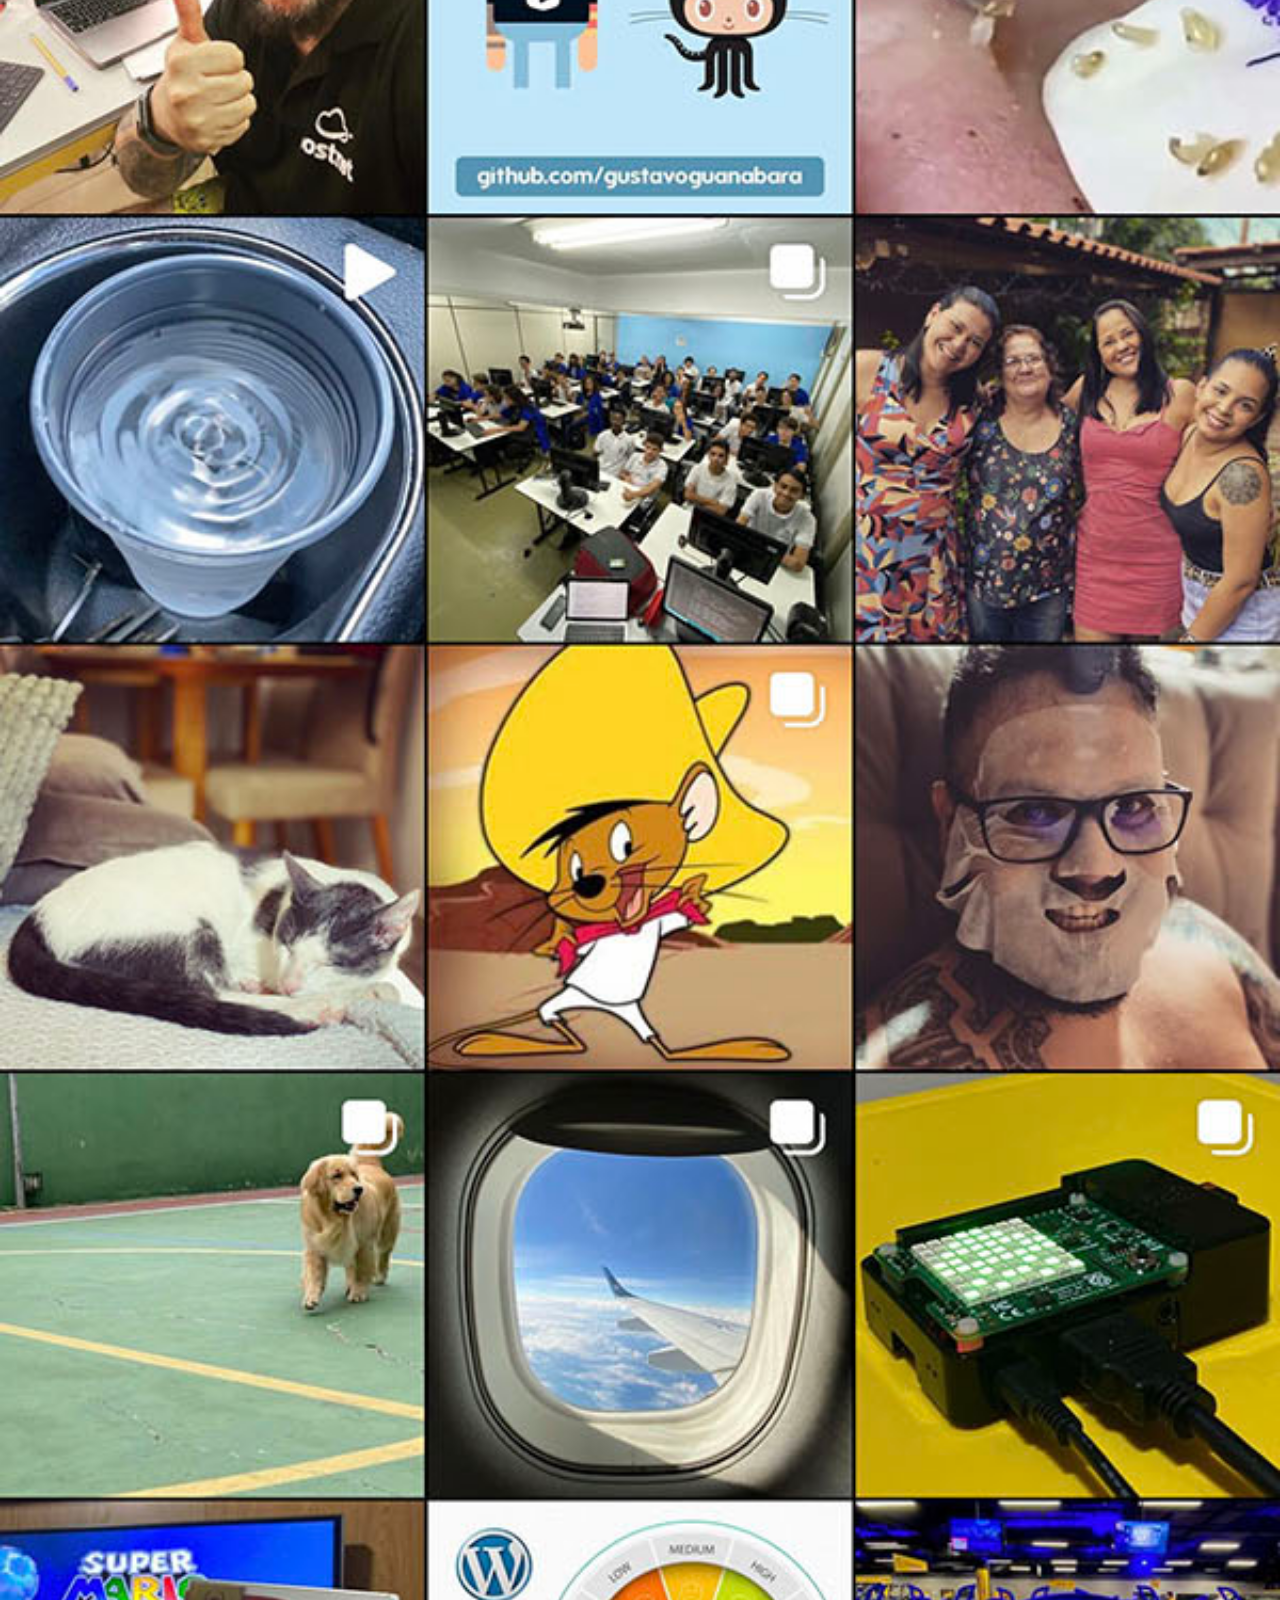
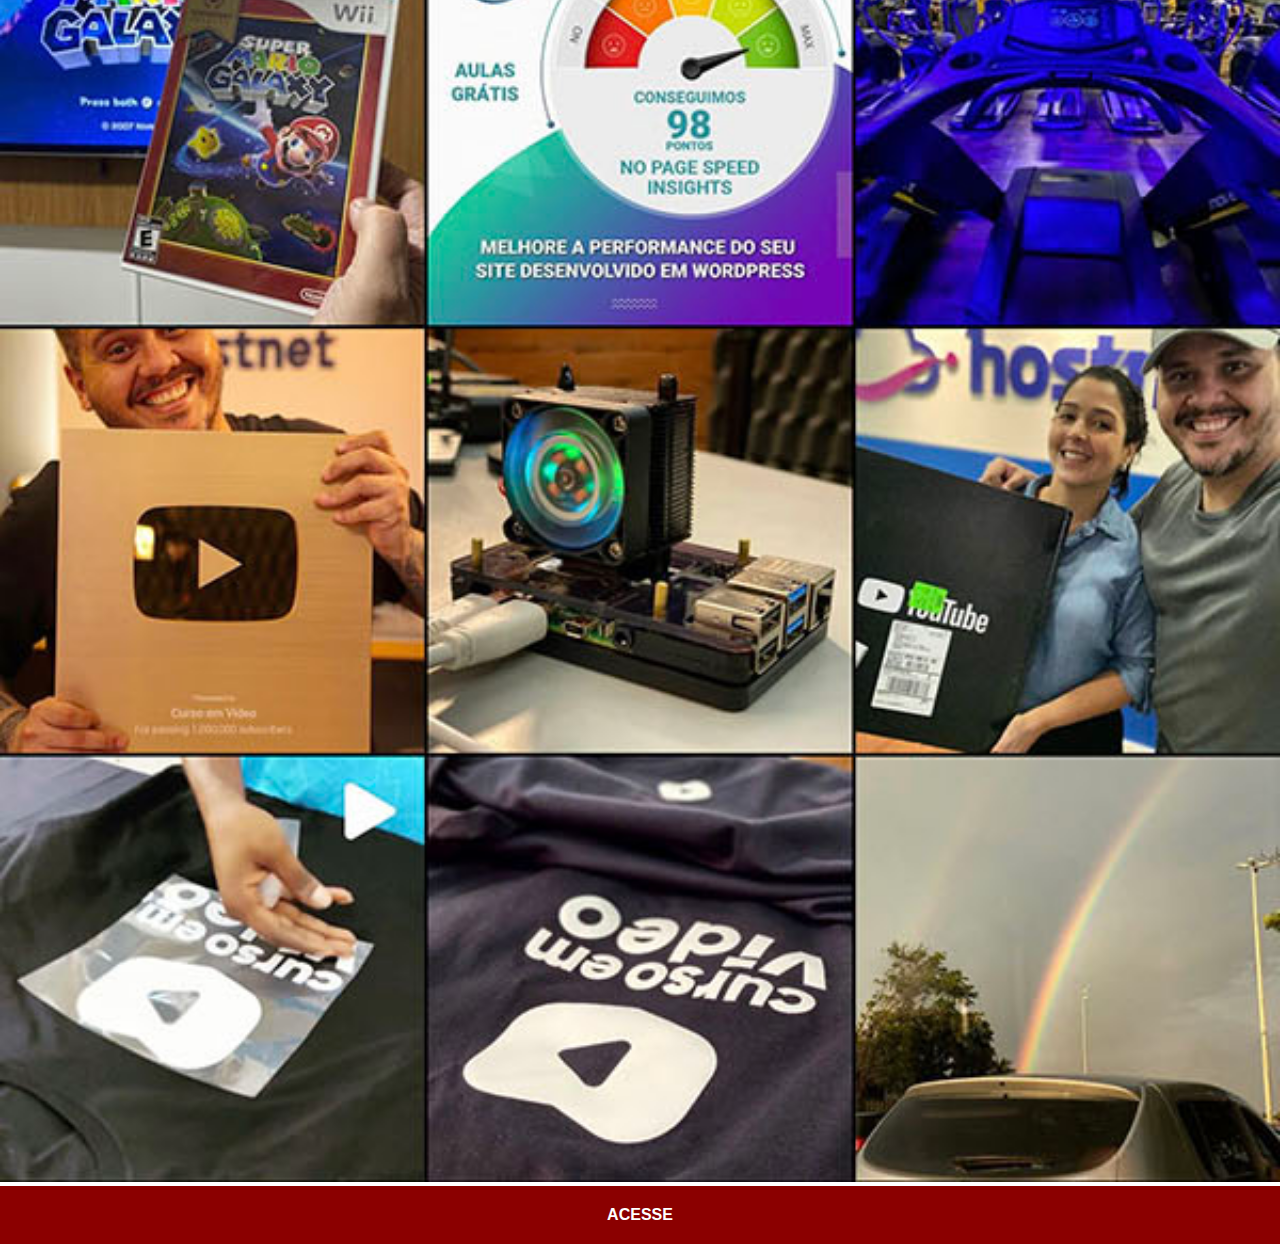
<file: instagram.html>
<!DOCTYPE html>
<html lang="pt-br">
<head>
    <meta charset="UTF-8">
    <meta name="viewport" content="width=device-width, initial-scale=1.0">
    <title>Instagram</title>
    <link rel="stylesheet" href="estilos/social.css">
</head>
<body>
    <img src="imagens/tela-instagram.jpg" alt="Instagram">
    <a href="https://www.instagram.com/gustavoguanabara/" target="_blank">ACESSE</a>
</body>
</html>
</file>
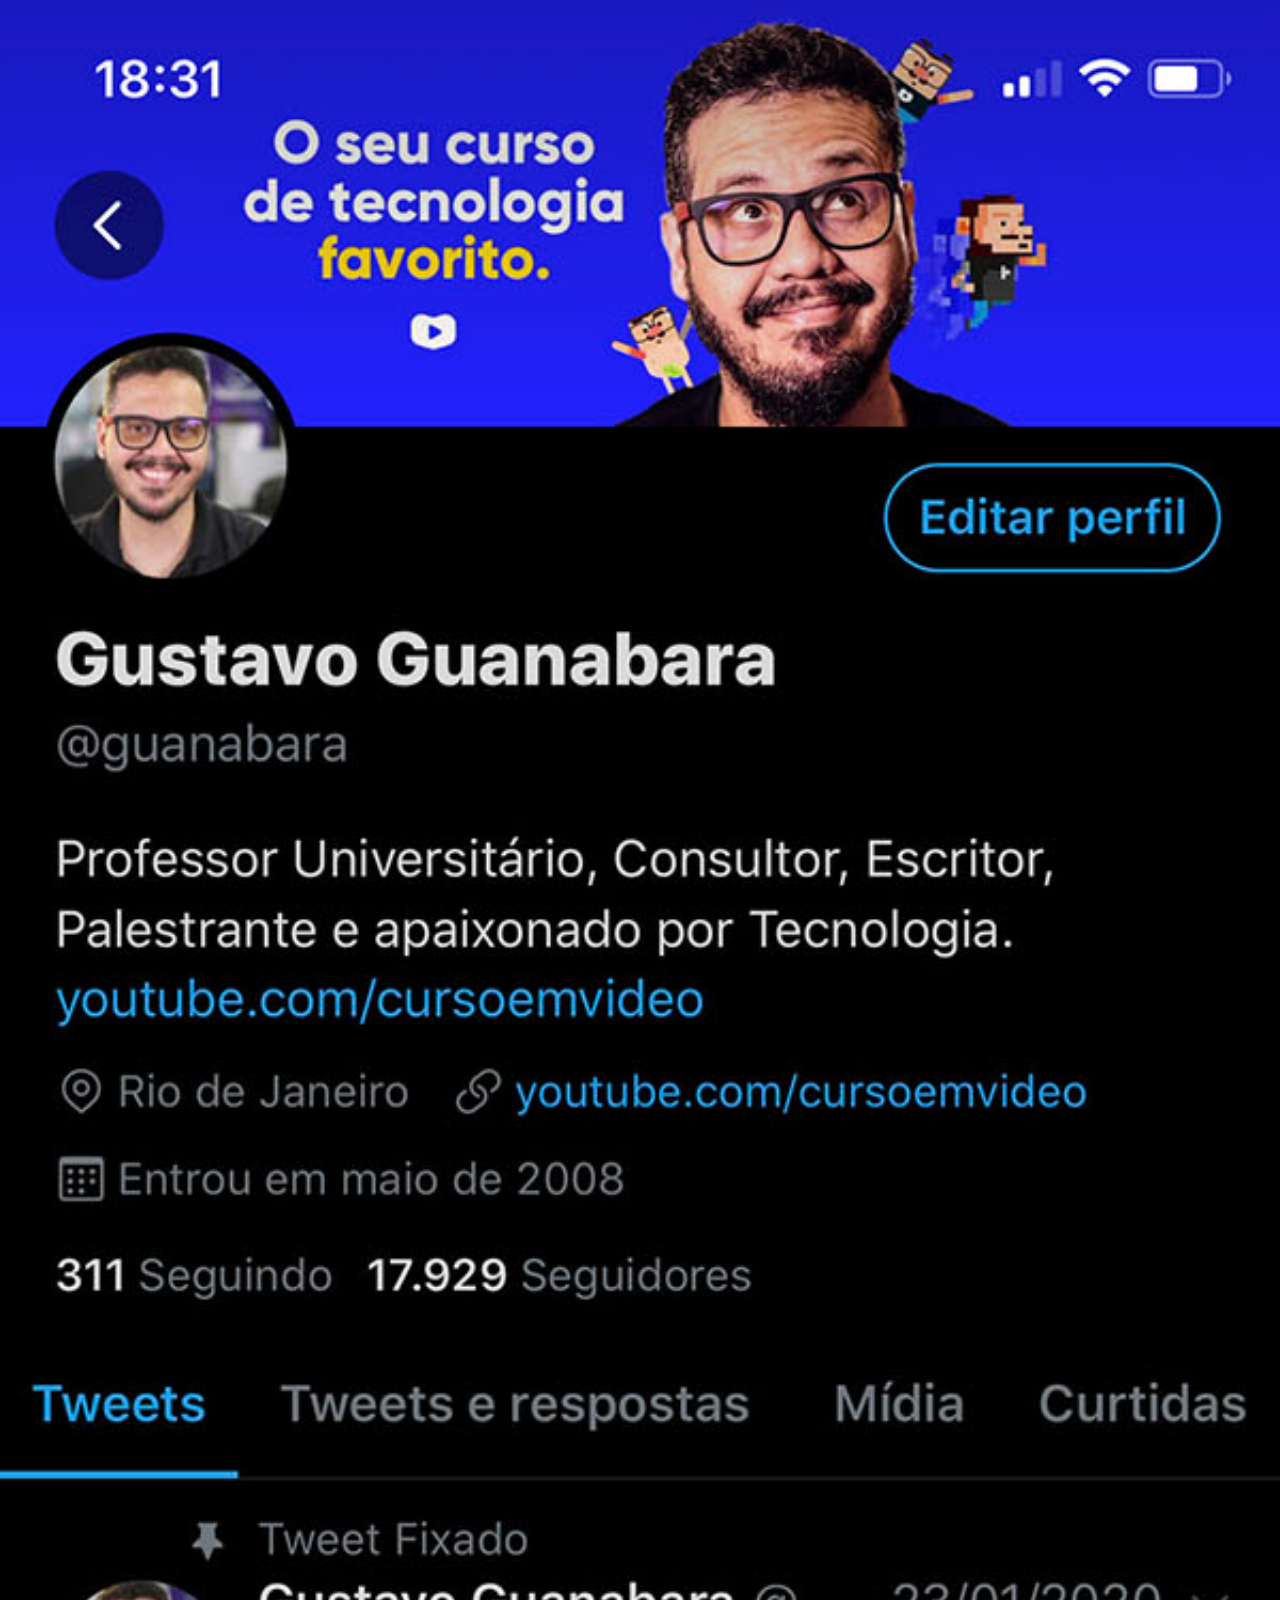
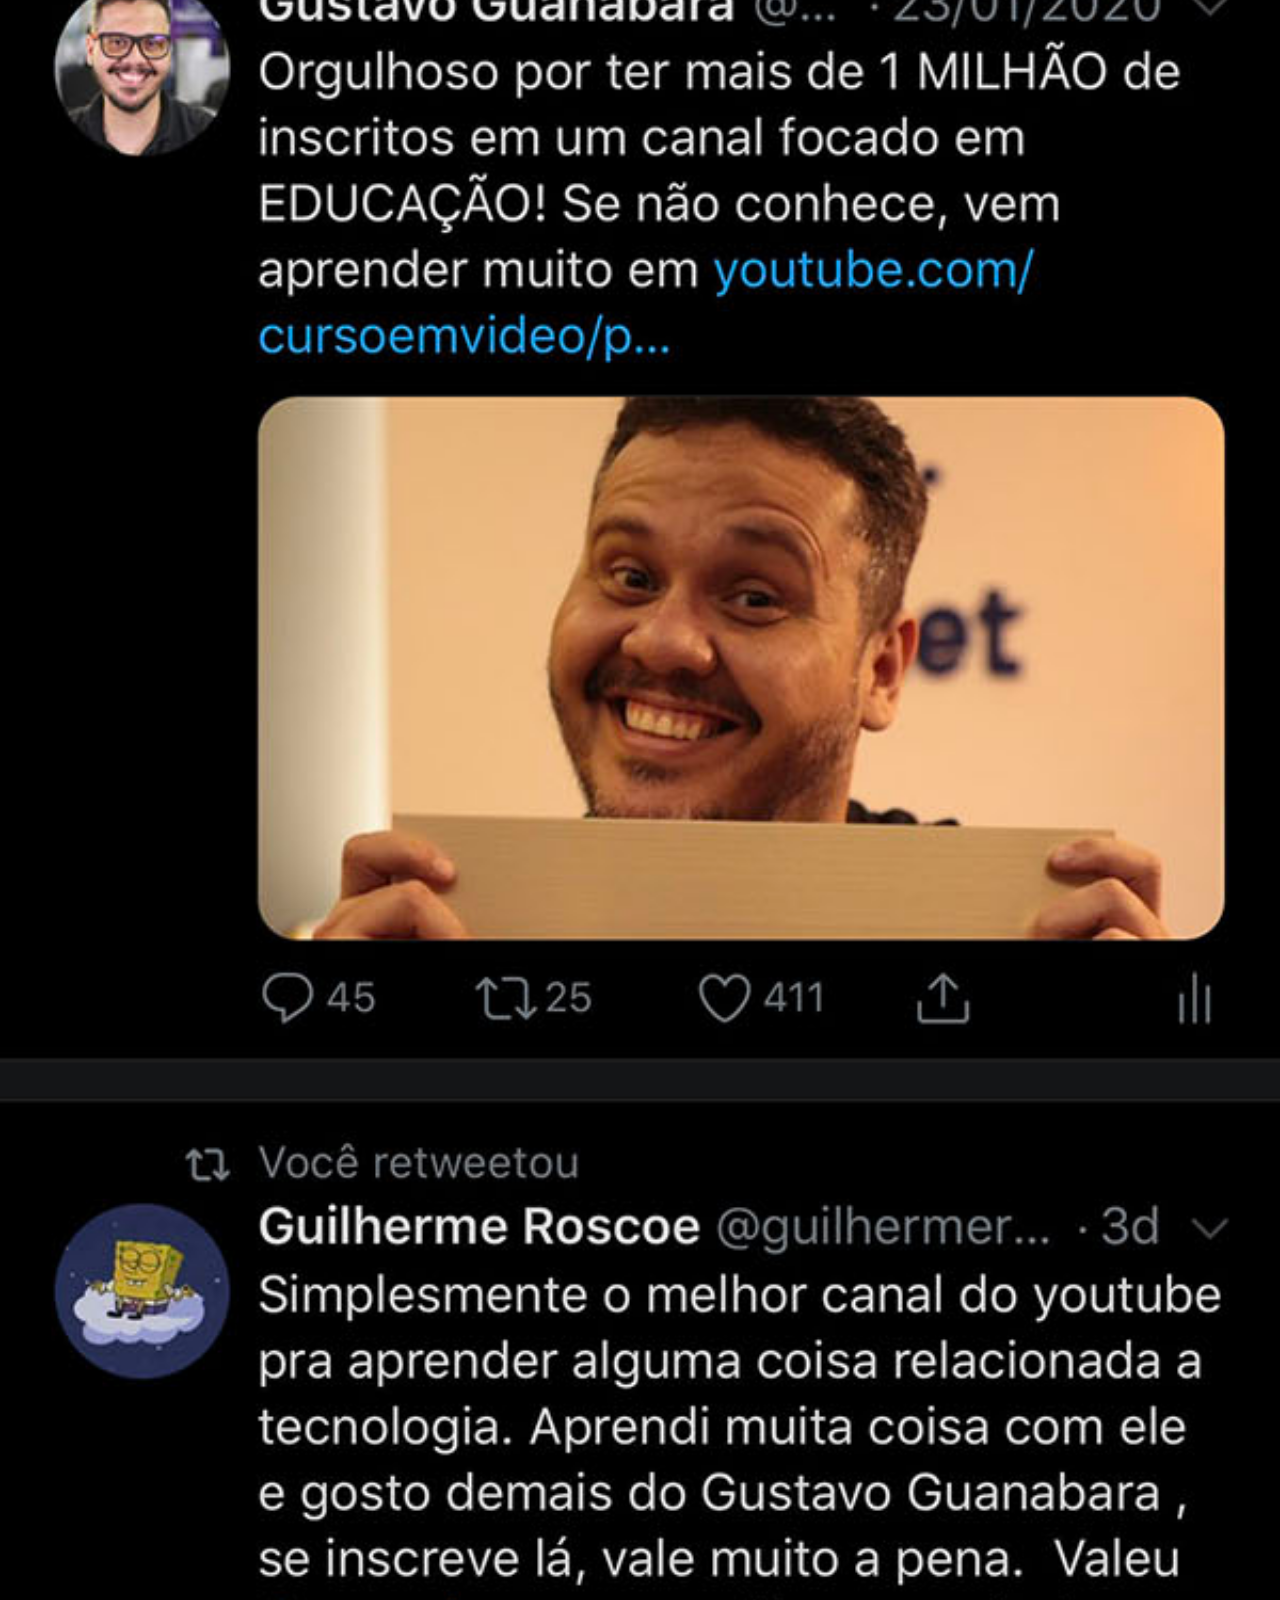
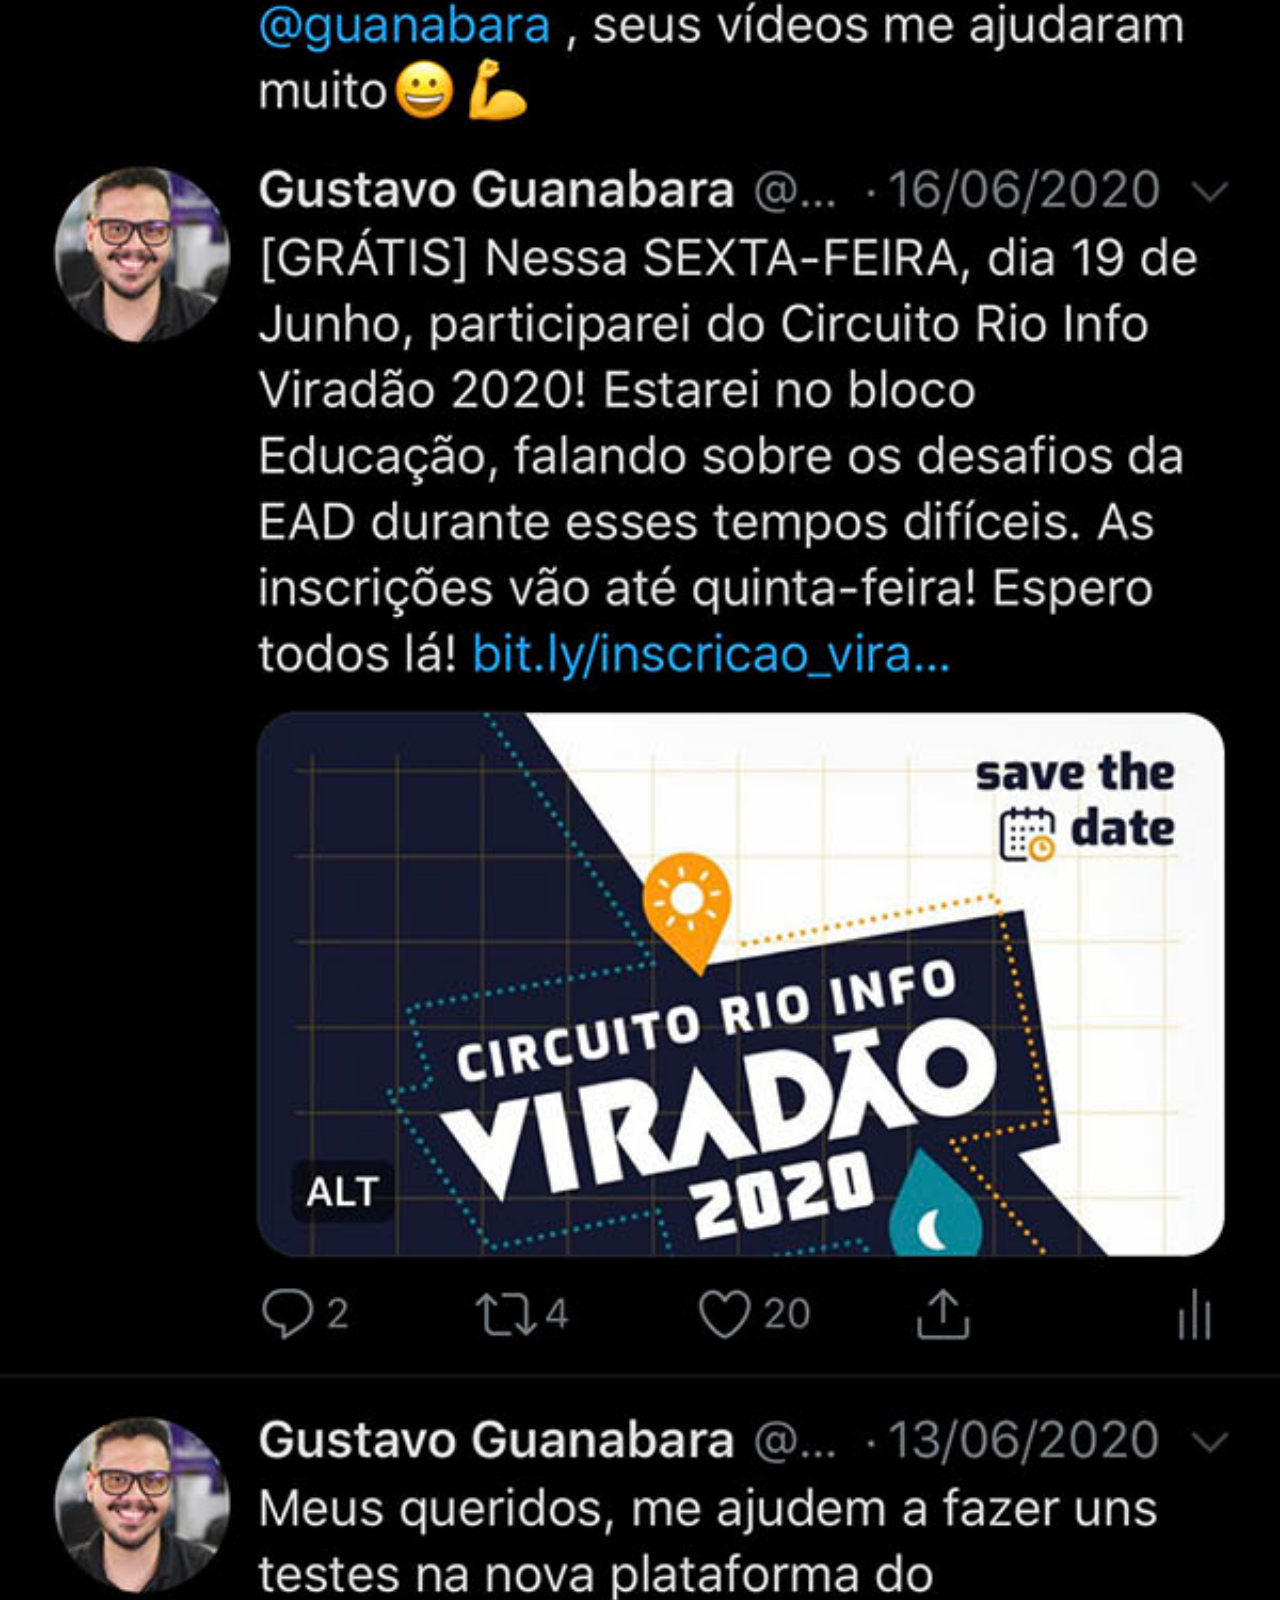
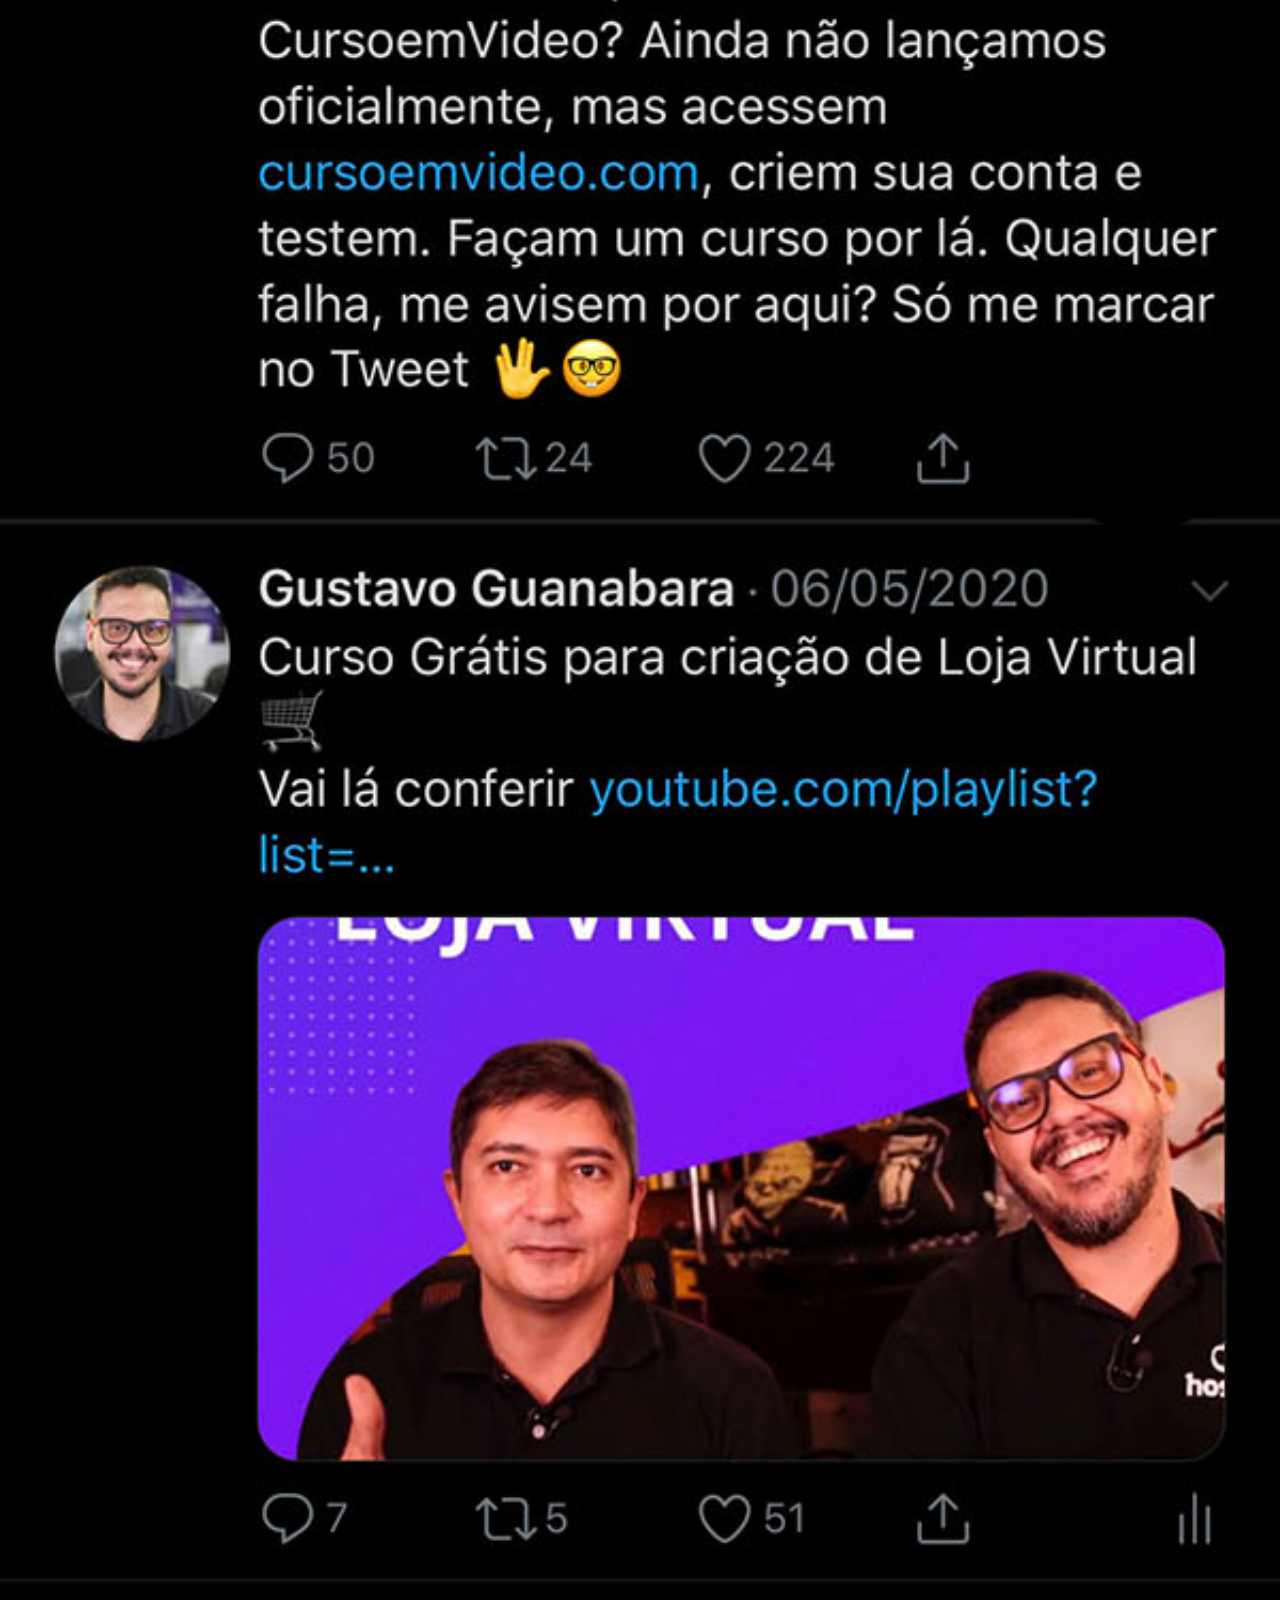
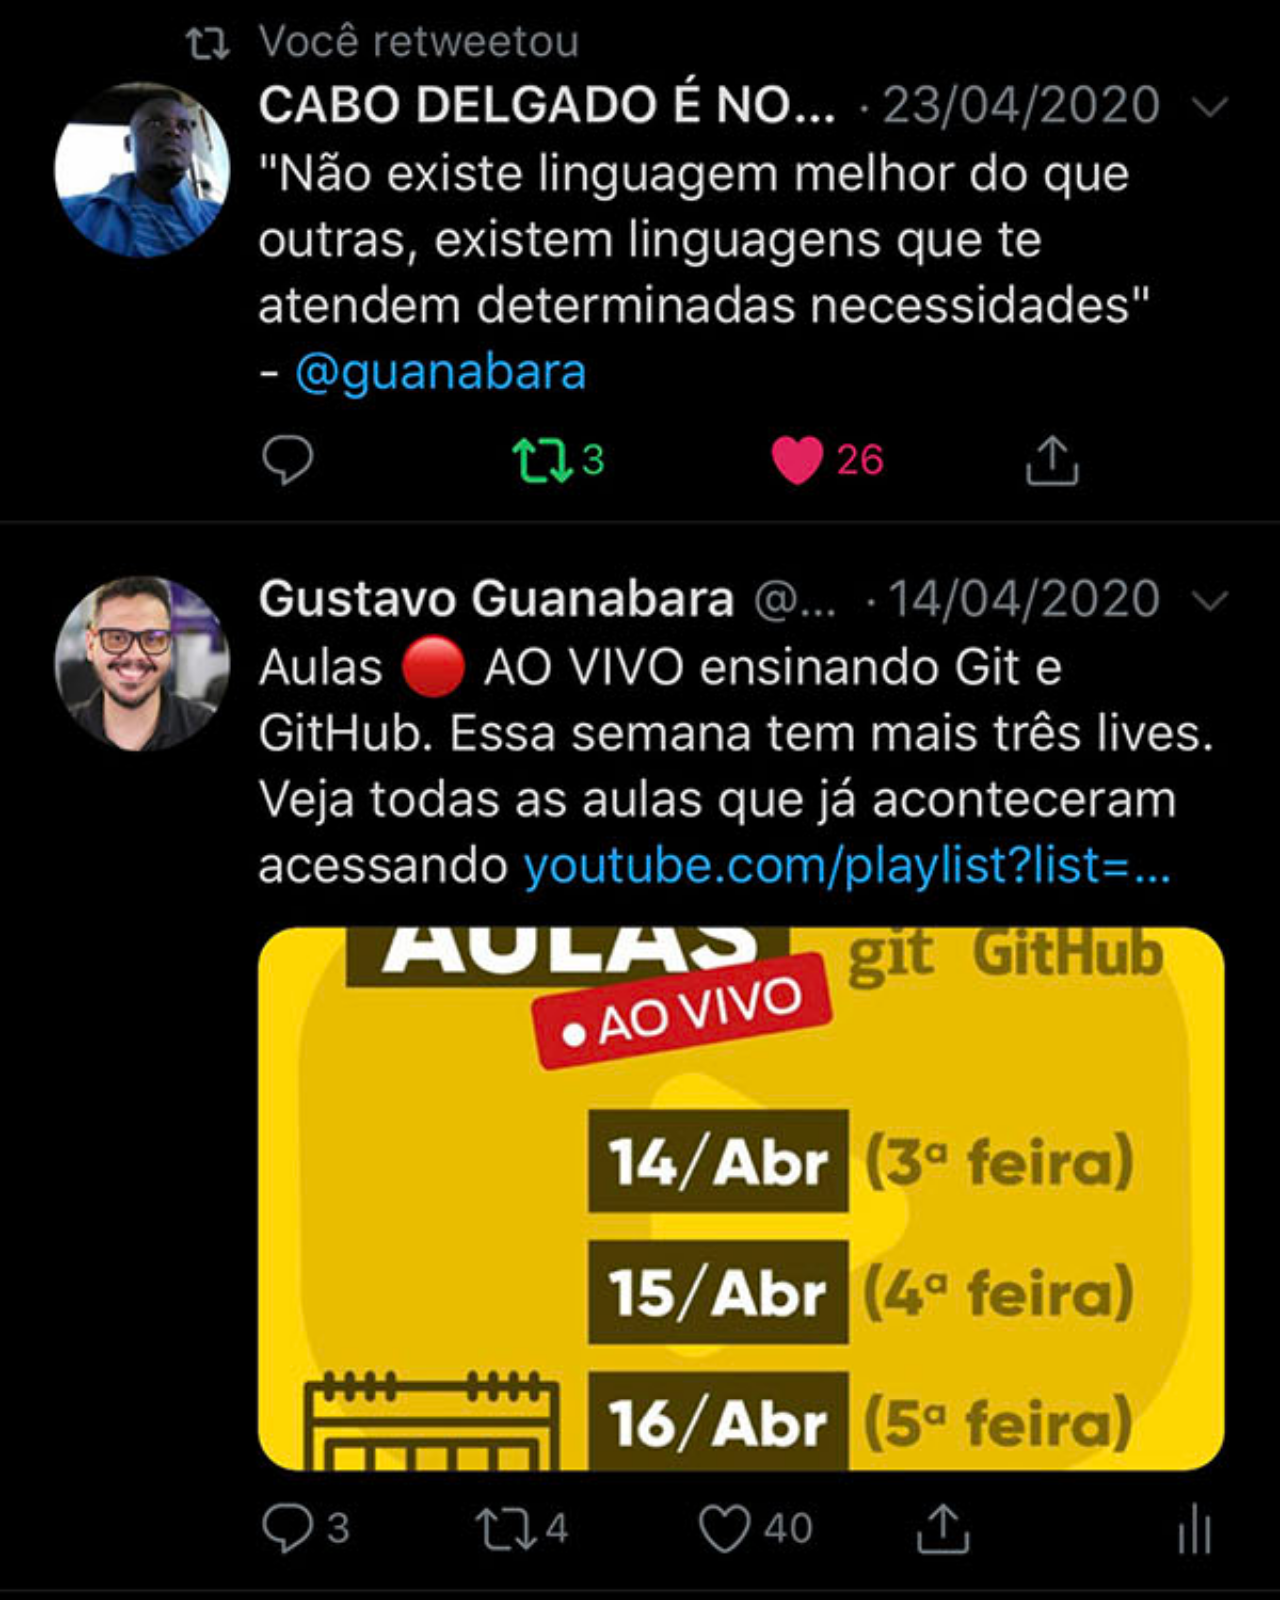
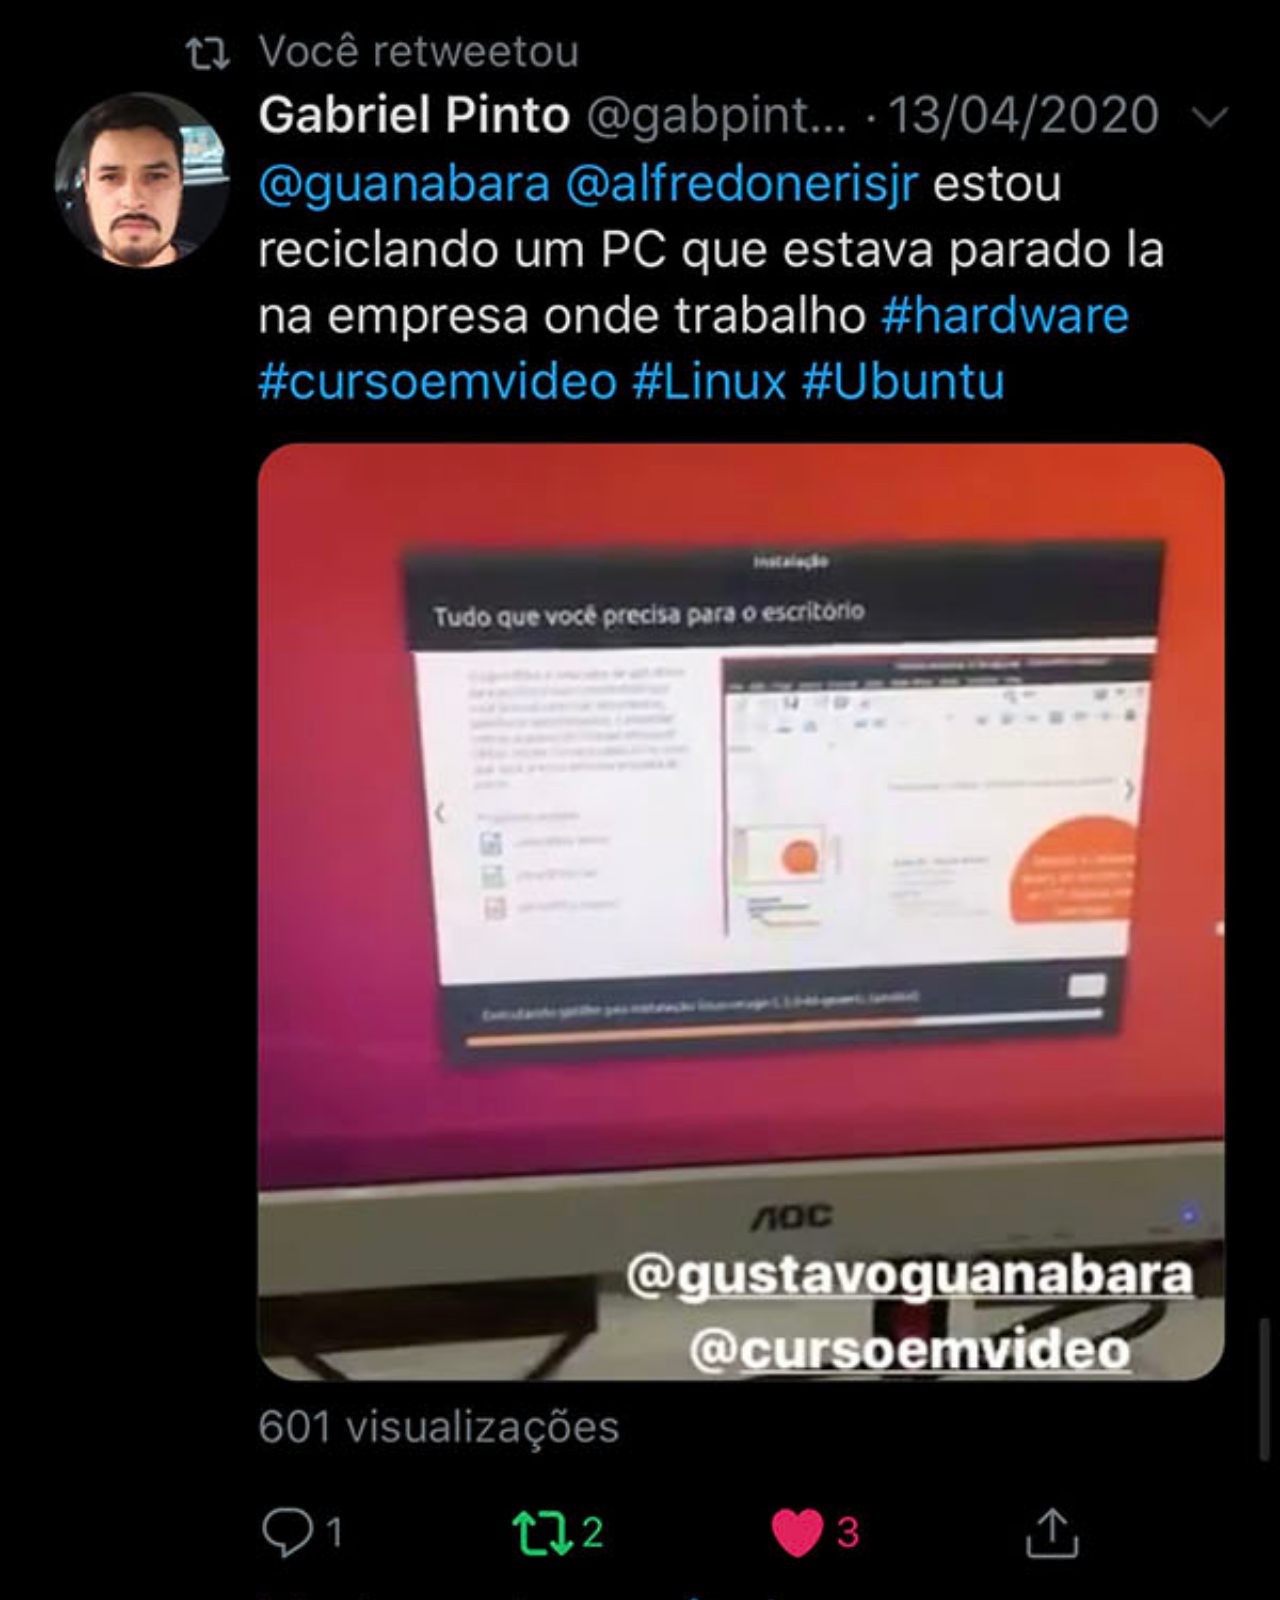
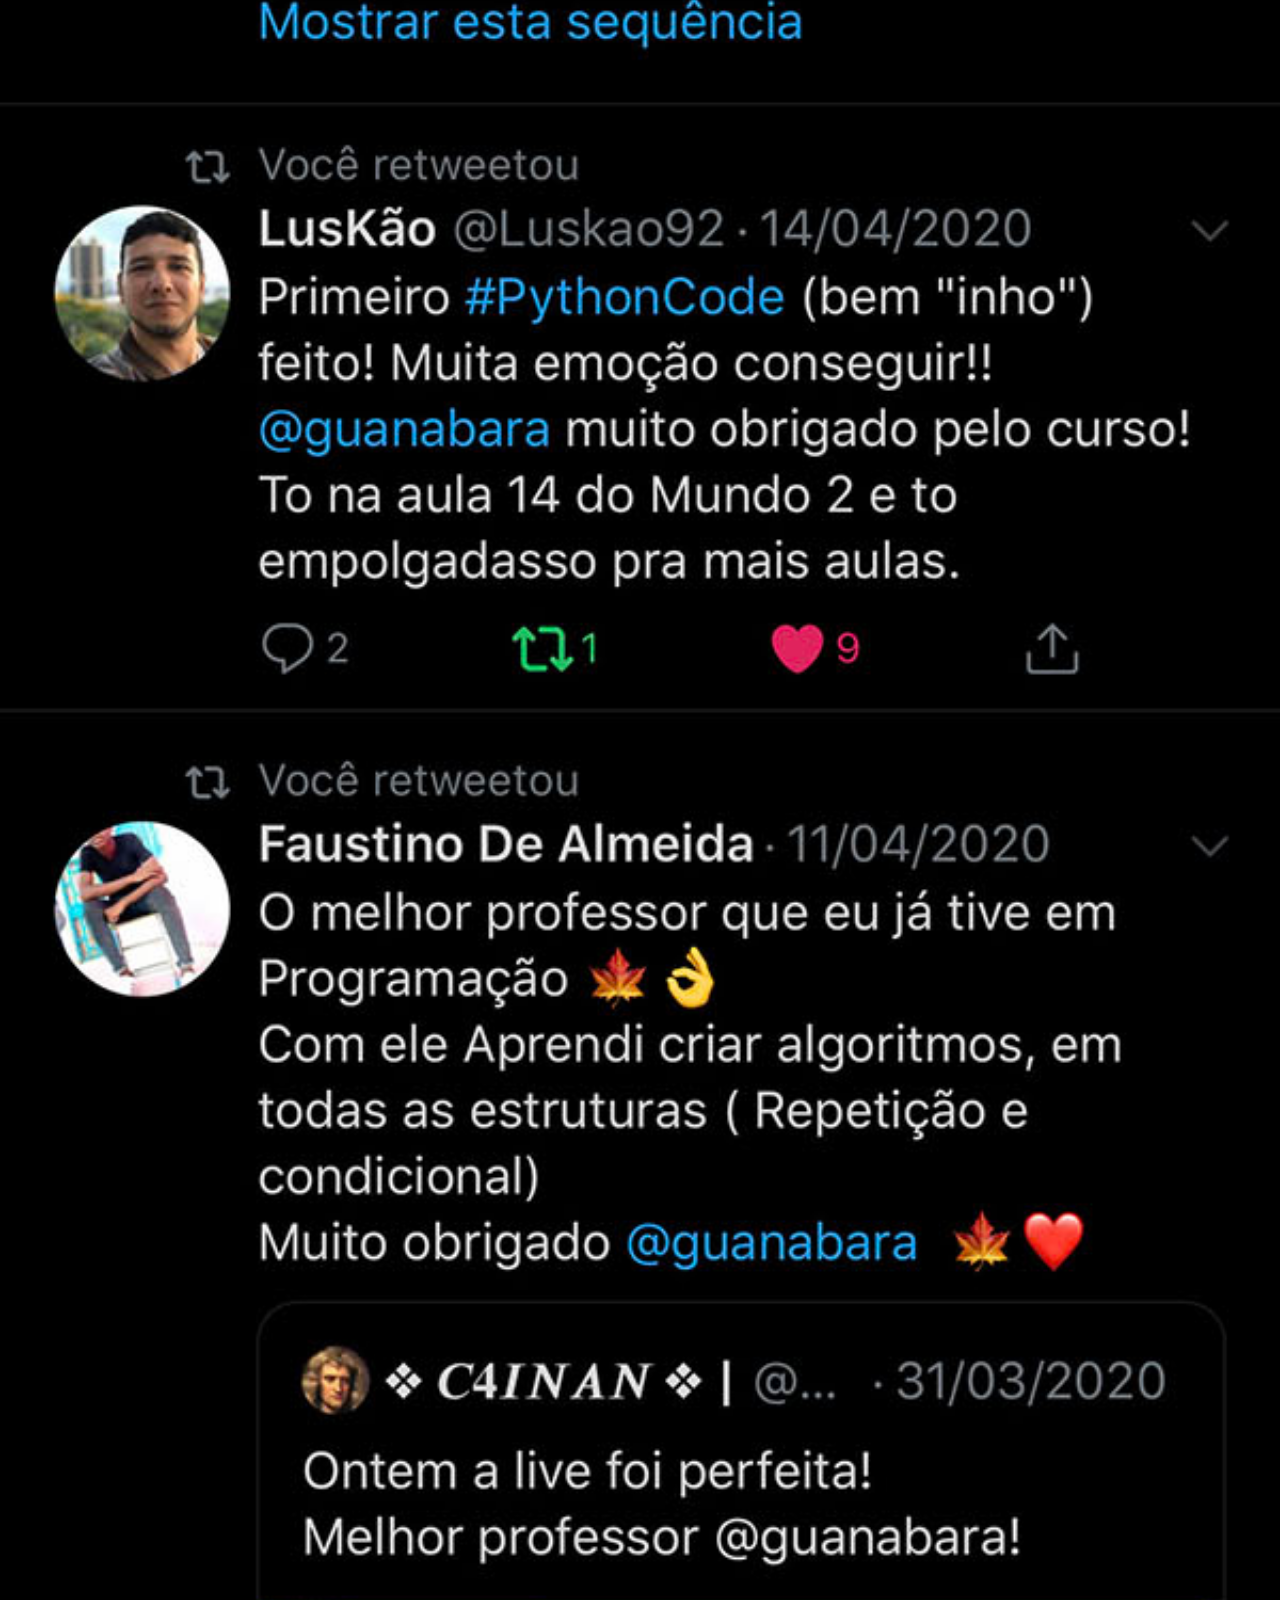
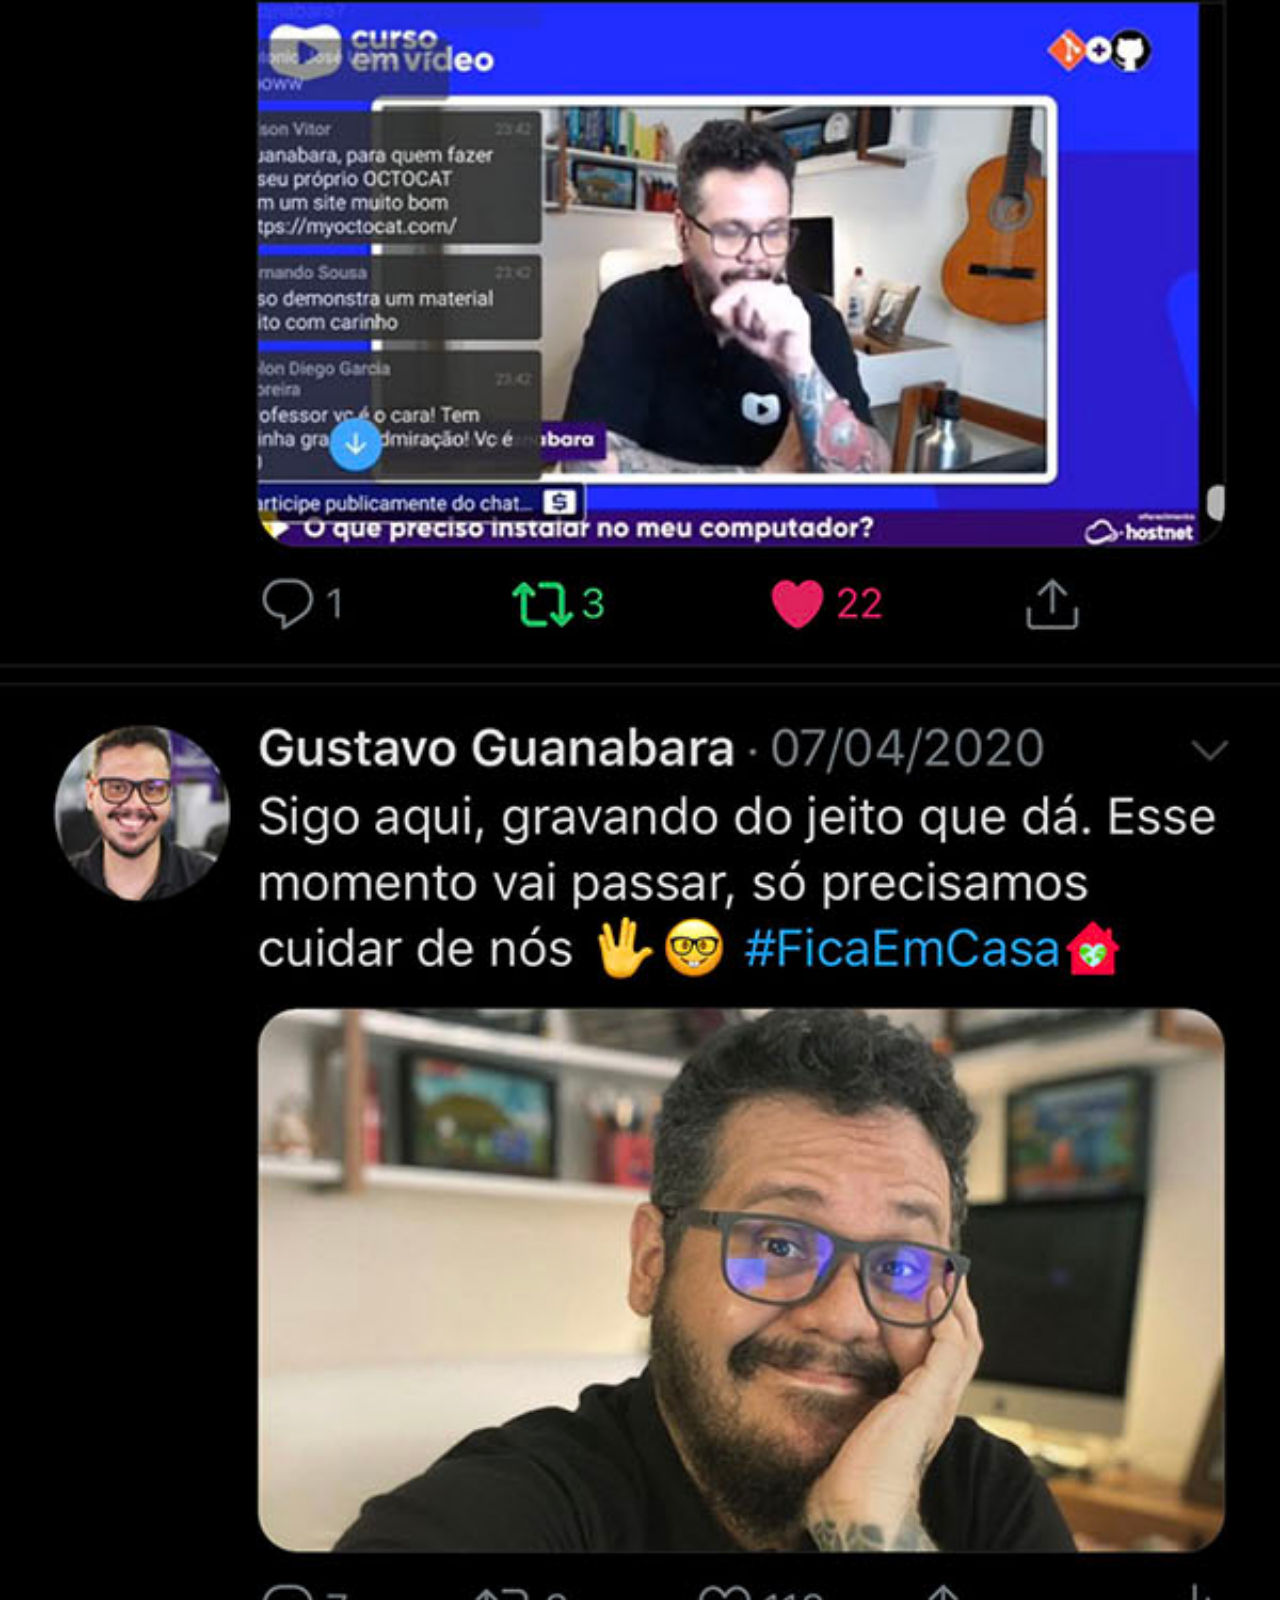
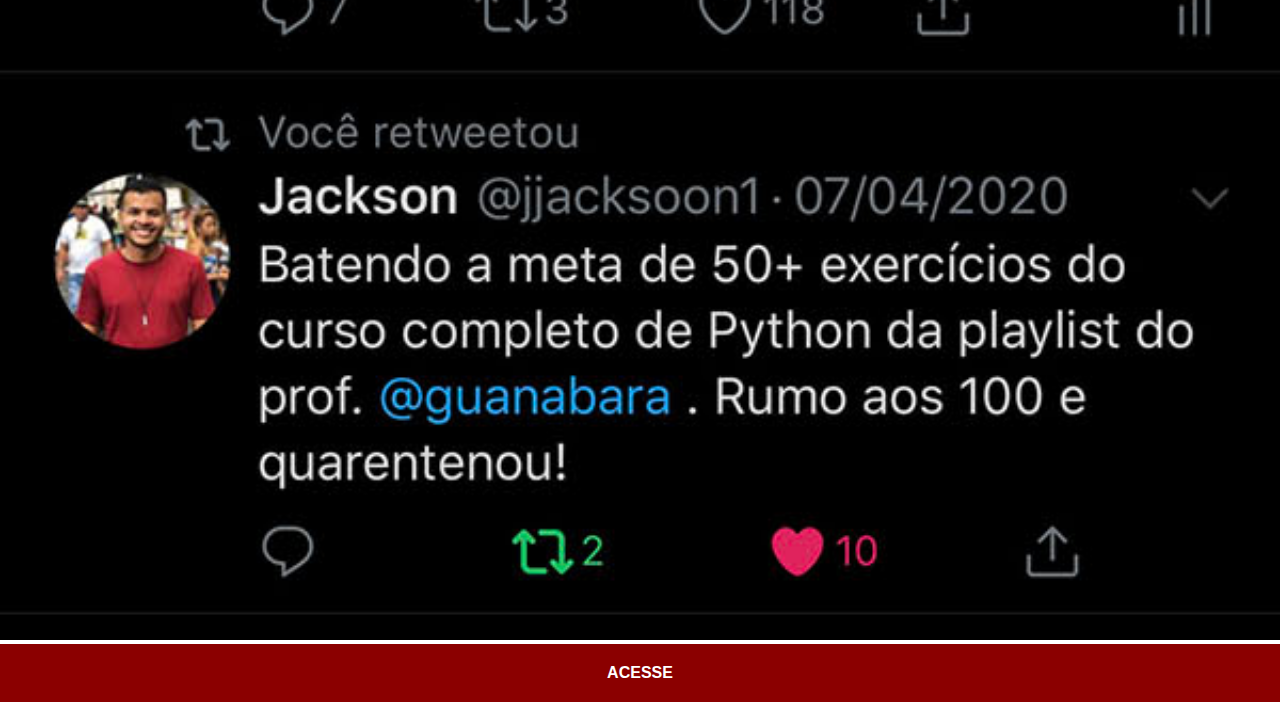
<file: twitter.html>
<!DOCTYPE html>
<html lang="pt-br">
<head>
    <meta charset="UTF-8">
    <meta name="viewport" content="width=device-width, initial-scale=1.0">
    <title>Twitter</title>
    <link rel="stylesheet" href="estilos/social.css">
</head>
<body>
    <img src="imagens/tela-twitter.jpg" alt="Twitter">
    <a href="https://x.com/guanabara" target="_blank">ACESSE</a>
</body>
</html>
</file>
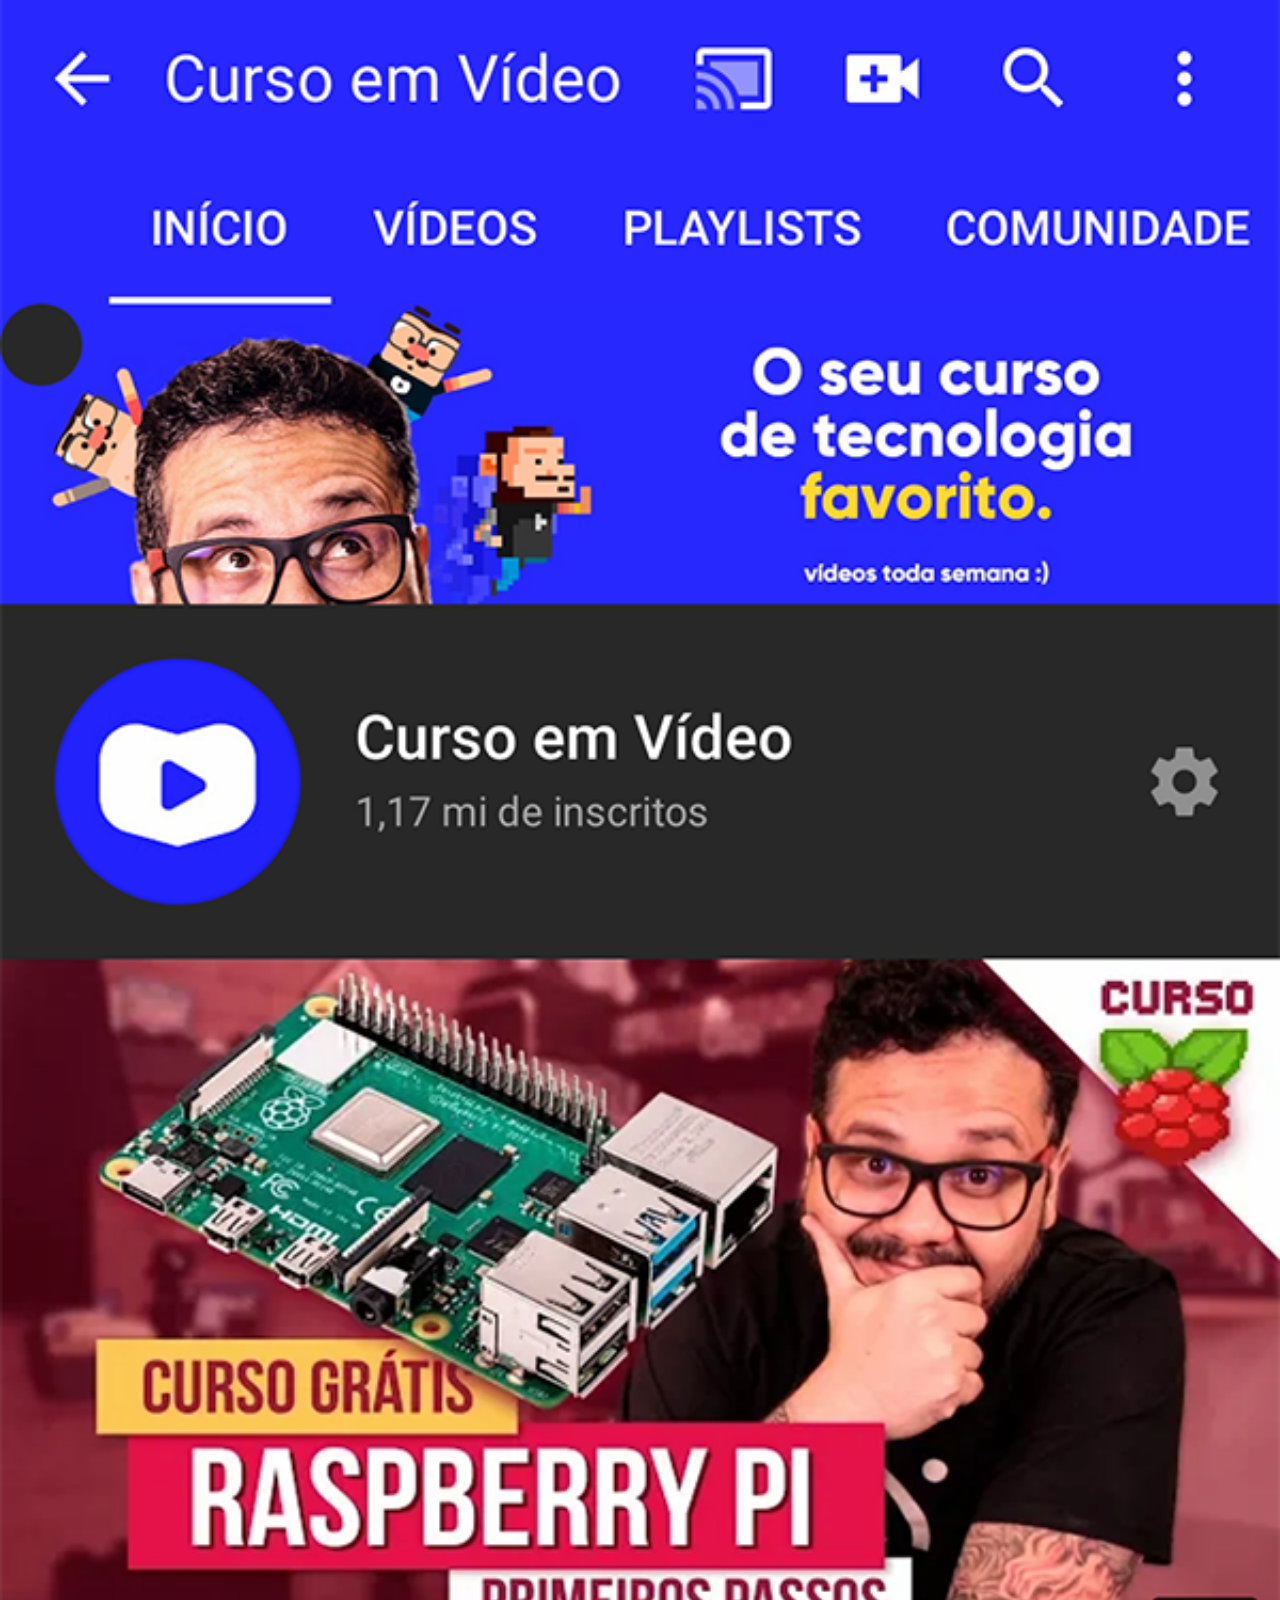
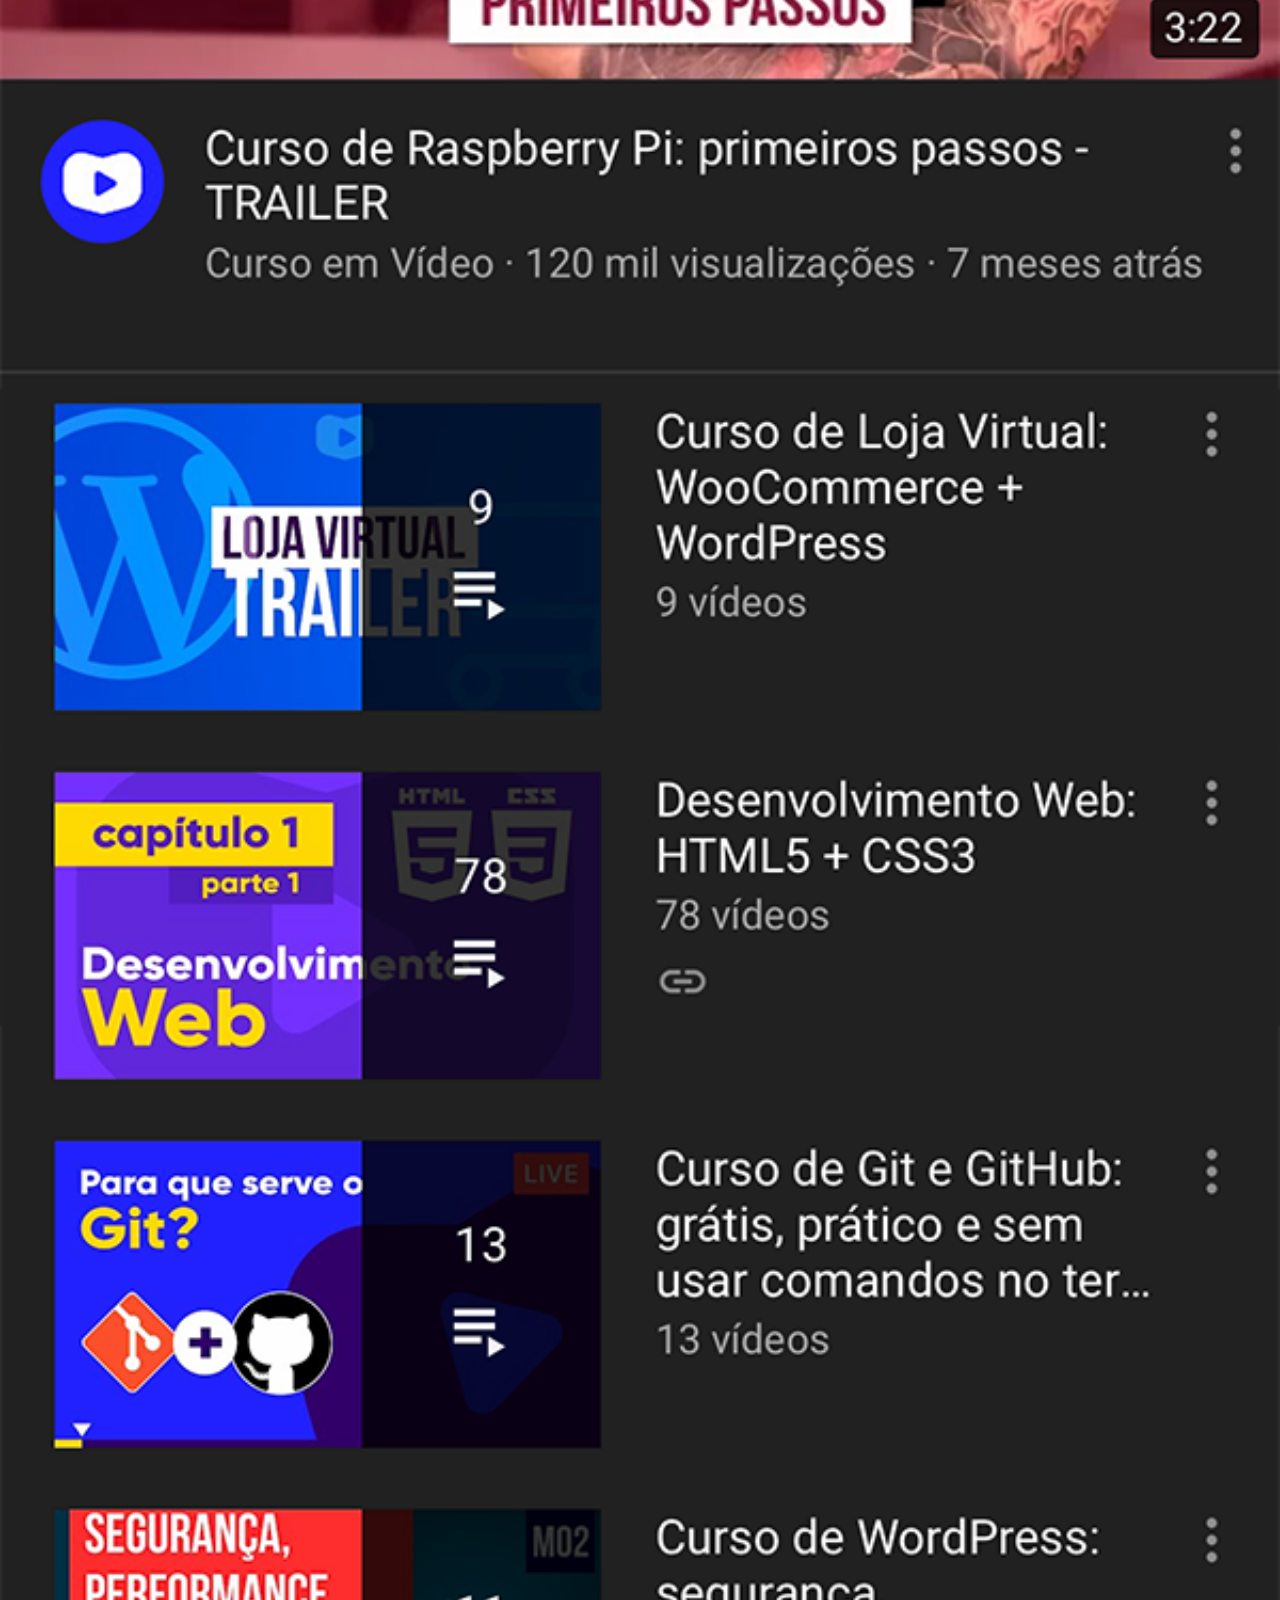
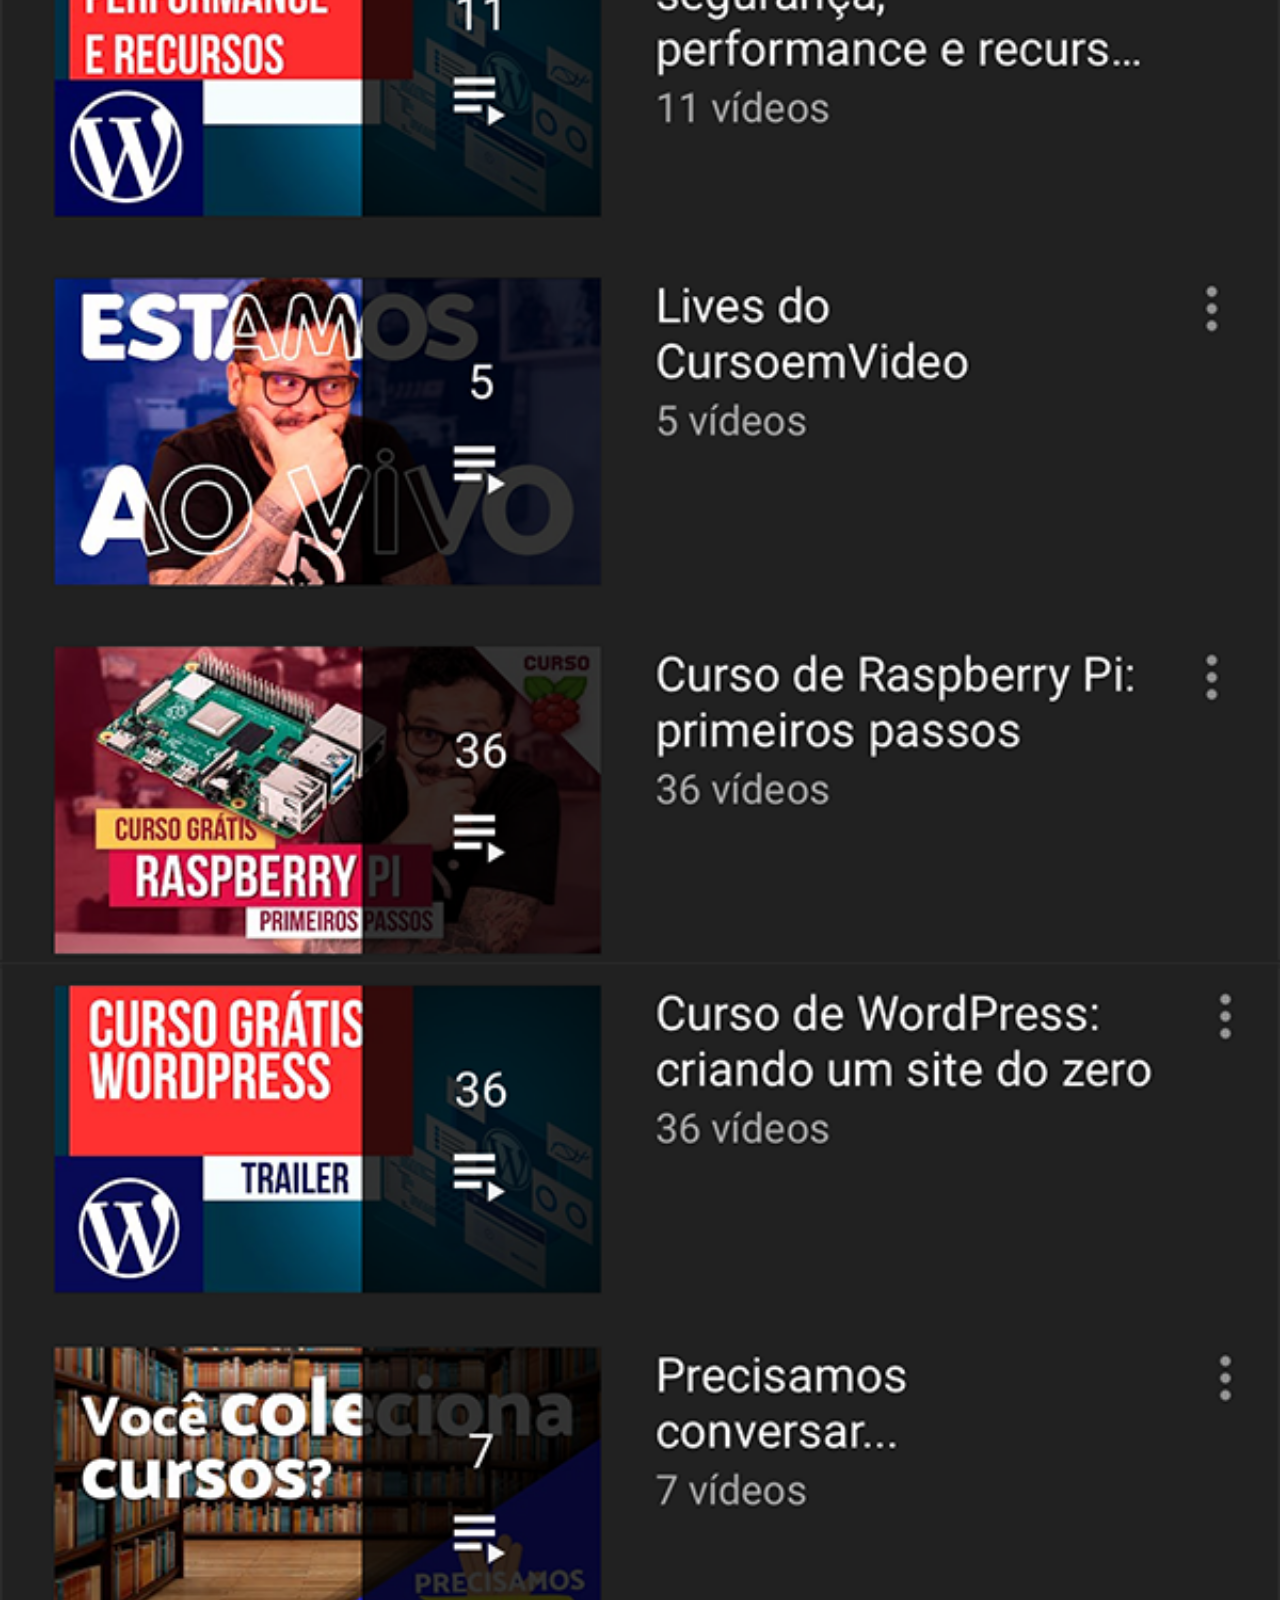
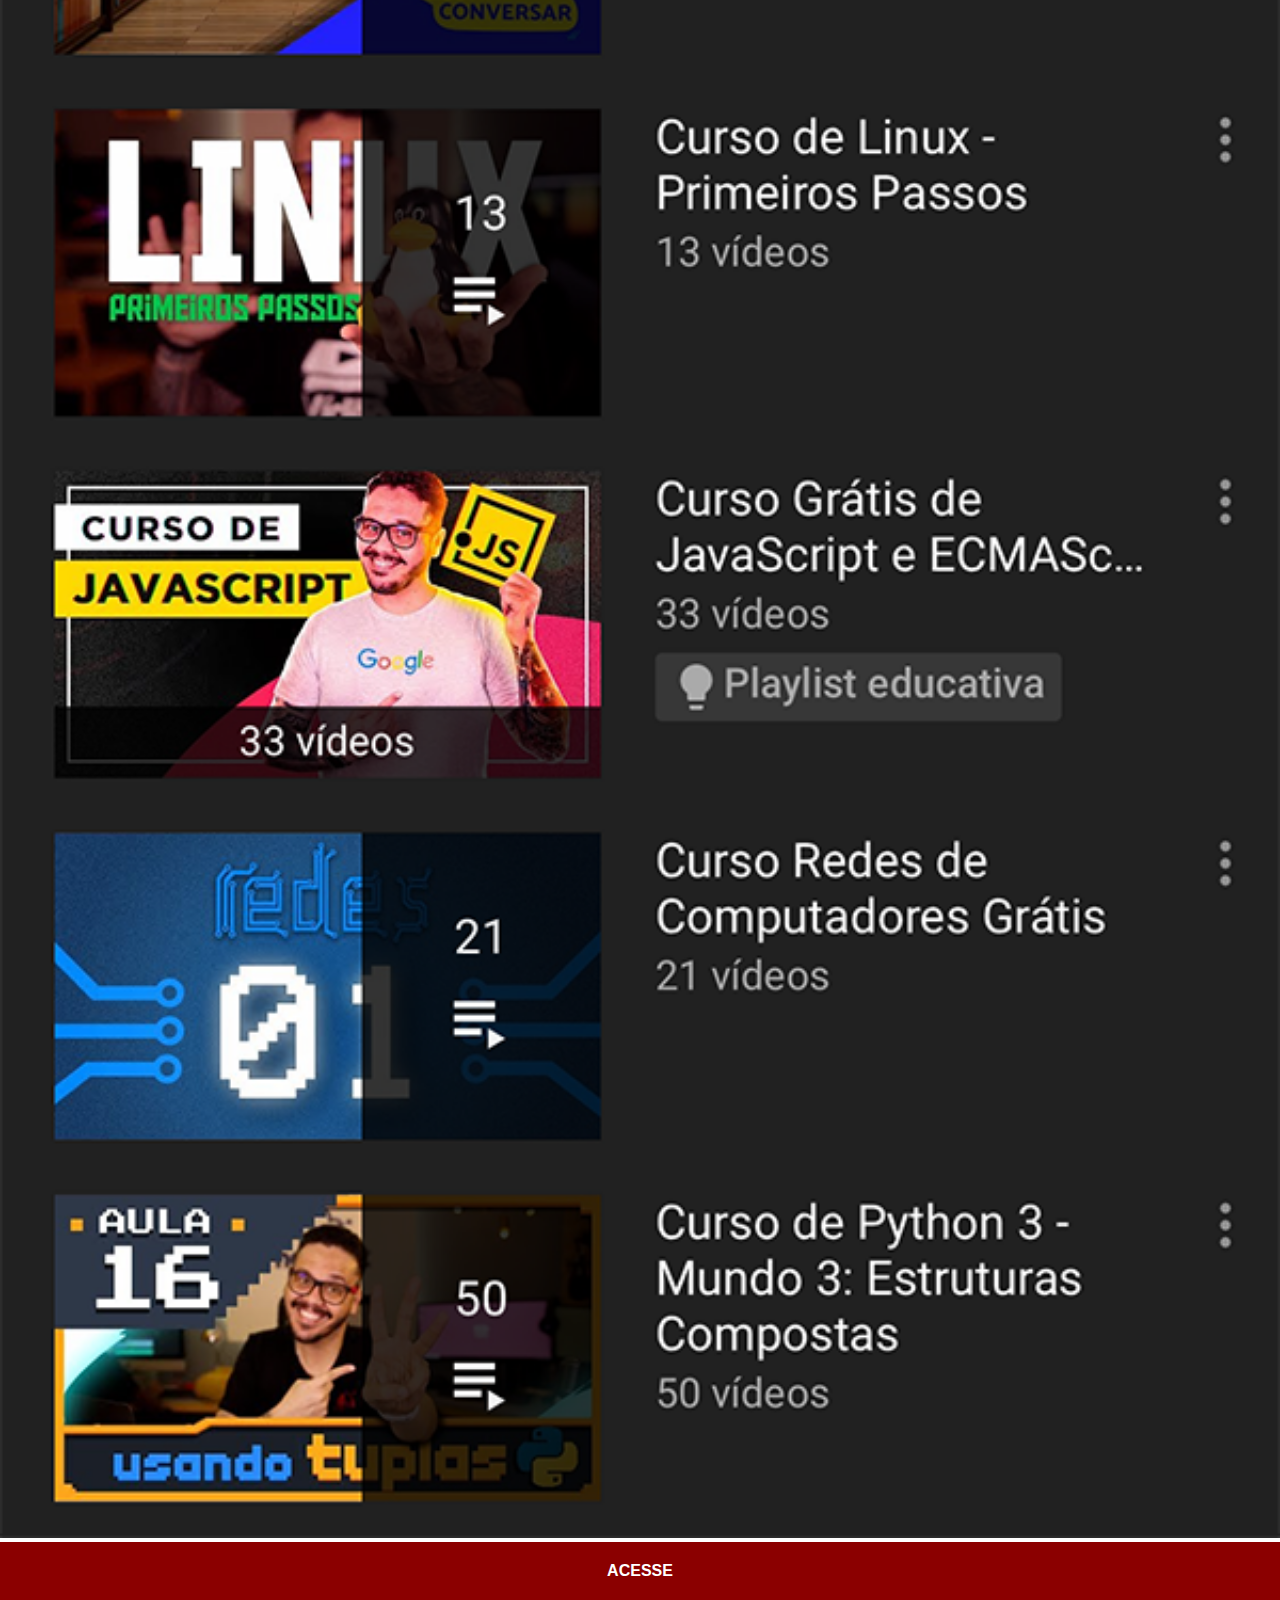
<file: youtube.html>
<!DOCTYPE html>
<html lang="pt-br">
<head>
    <meta charset="UTF-8">
    <meta name="viewport" content="width=device-width, initial-scale=1.0">
    <title>Youtube</title>
    <link rel="stylesheet" href="estilos/social.css">
</head>
<body>
    <img src="imagens/tela-youtube.png" alt="youtube">
    <a href="https://www.youtube.com/c/CursoemV%C3%ADdeo">ACESSE</a>
</body>
</html>
</file>
<file: estilos/style.css>
@charset "UTF-8";

*{
    margin: 0;
    padding: 0;
    font-family: Arial, Helvetica, sans-serif;
}

html, body{
    height: 100vh;
    width: 100vw;
    background-color: black;
}

body{
    background: url(../imagens/fundo-madeira.jpg) no-repeat top center;
    background-size: cover;
    background-attachment: fixed;
}

main{
    position: relative;
    height: 100vh;
}

section#telefone{
    position: absolute;
    top: 50%;
    left: 50%;
    transform: translate(-50%, -50%);

    height: 627px;
    width: 311px;
    background-color: blue;
    background: url(../imagens/frame-iphone.png) no-repeat;
}
</file>
<file: estilos/social.css>
@charset "UTF-8";

        *{
            margin: 0;
            padding: 0;
            font-family: Arial, Helvetica, sans-serif;
        }

        ::-webkit-scrollbar{
            width: 0;
            height: 0;
        }

        img{
            width: 100vw;
        }

        a{
            display: block;
            background-color: darkred;
            color: white;
            padding: 20px;
            text-align: center;
            font-weight: bolder;
            text-decoration: none;
        }

        a:hover{
            background-color: red;
        }
</file>
